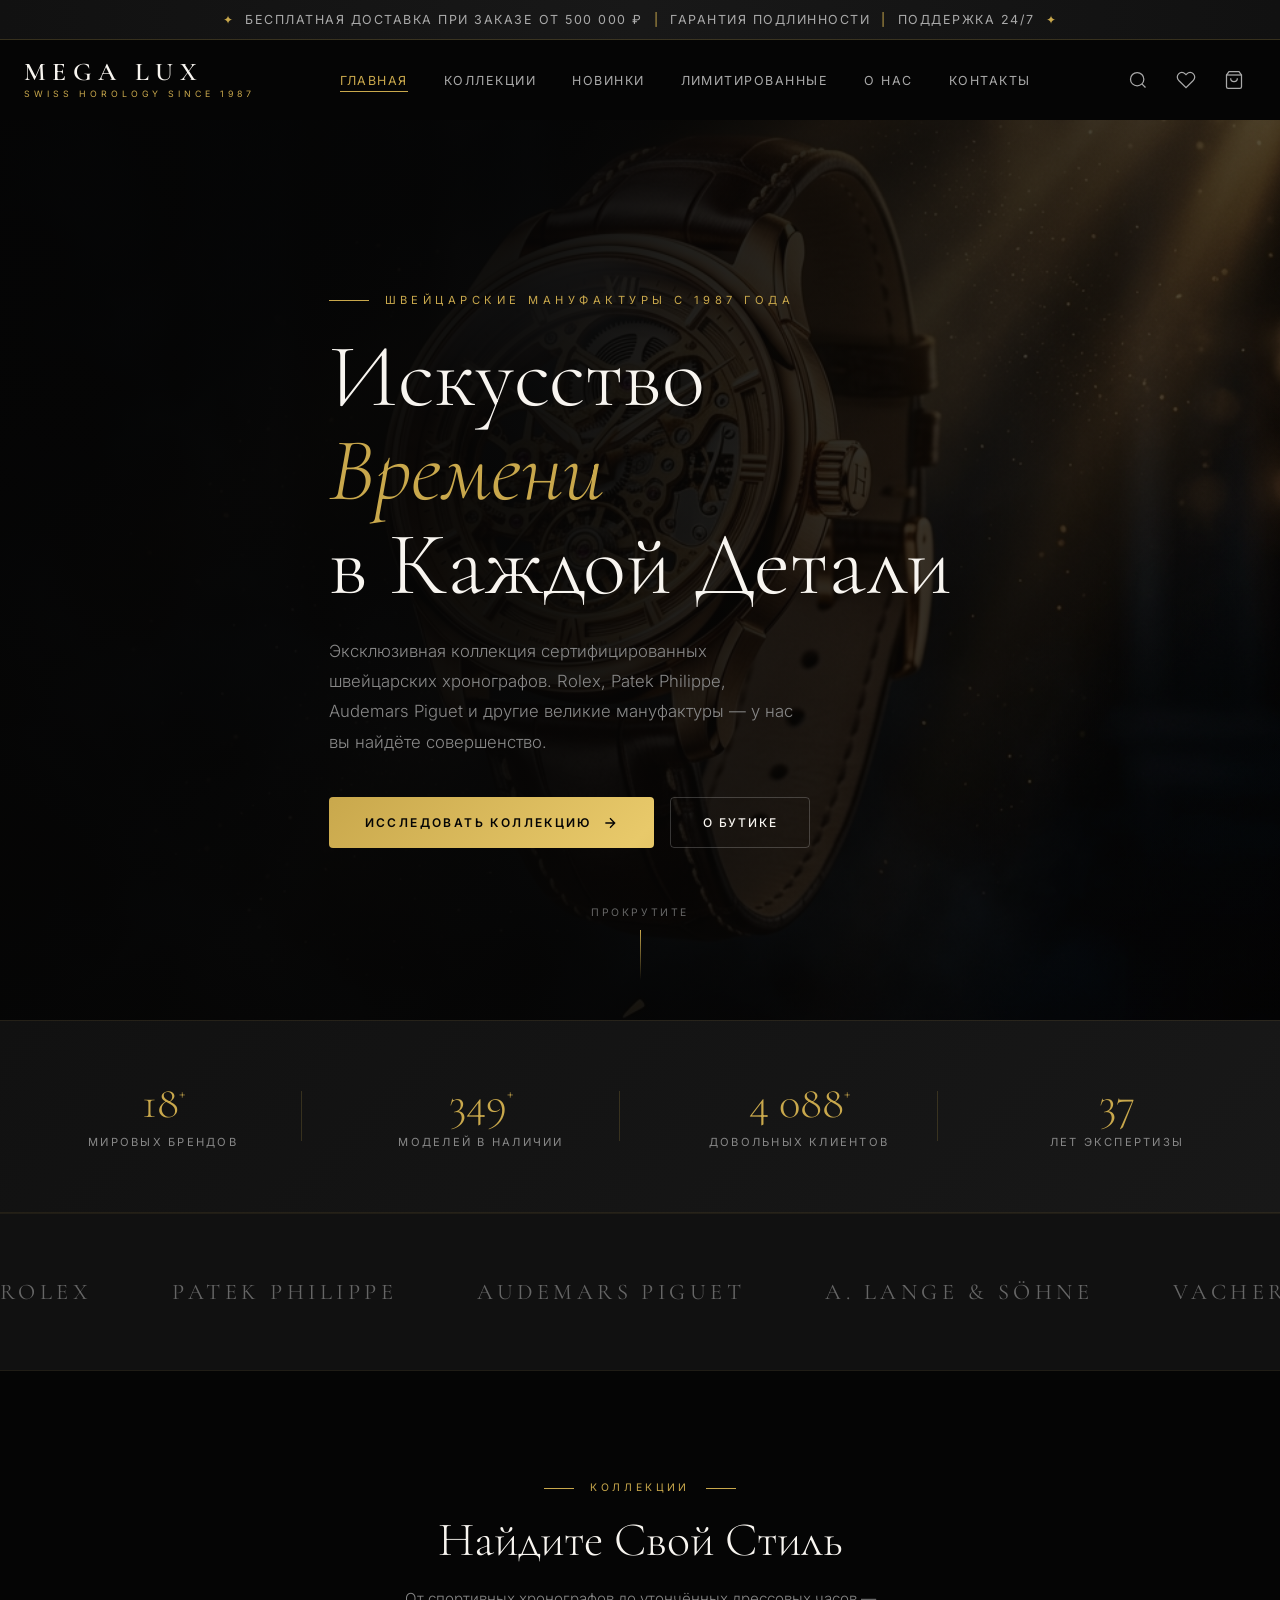
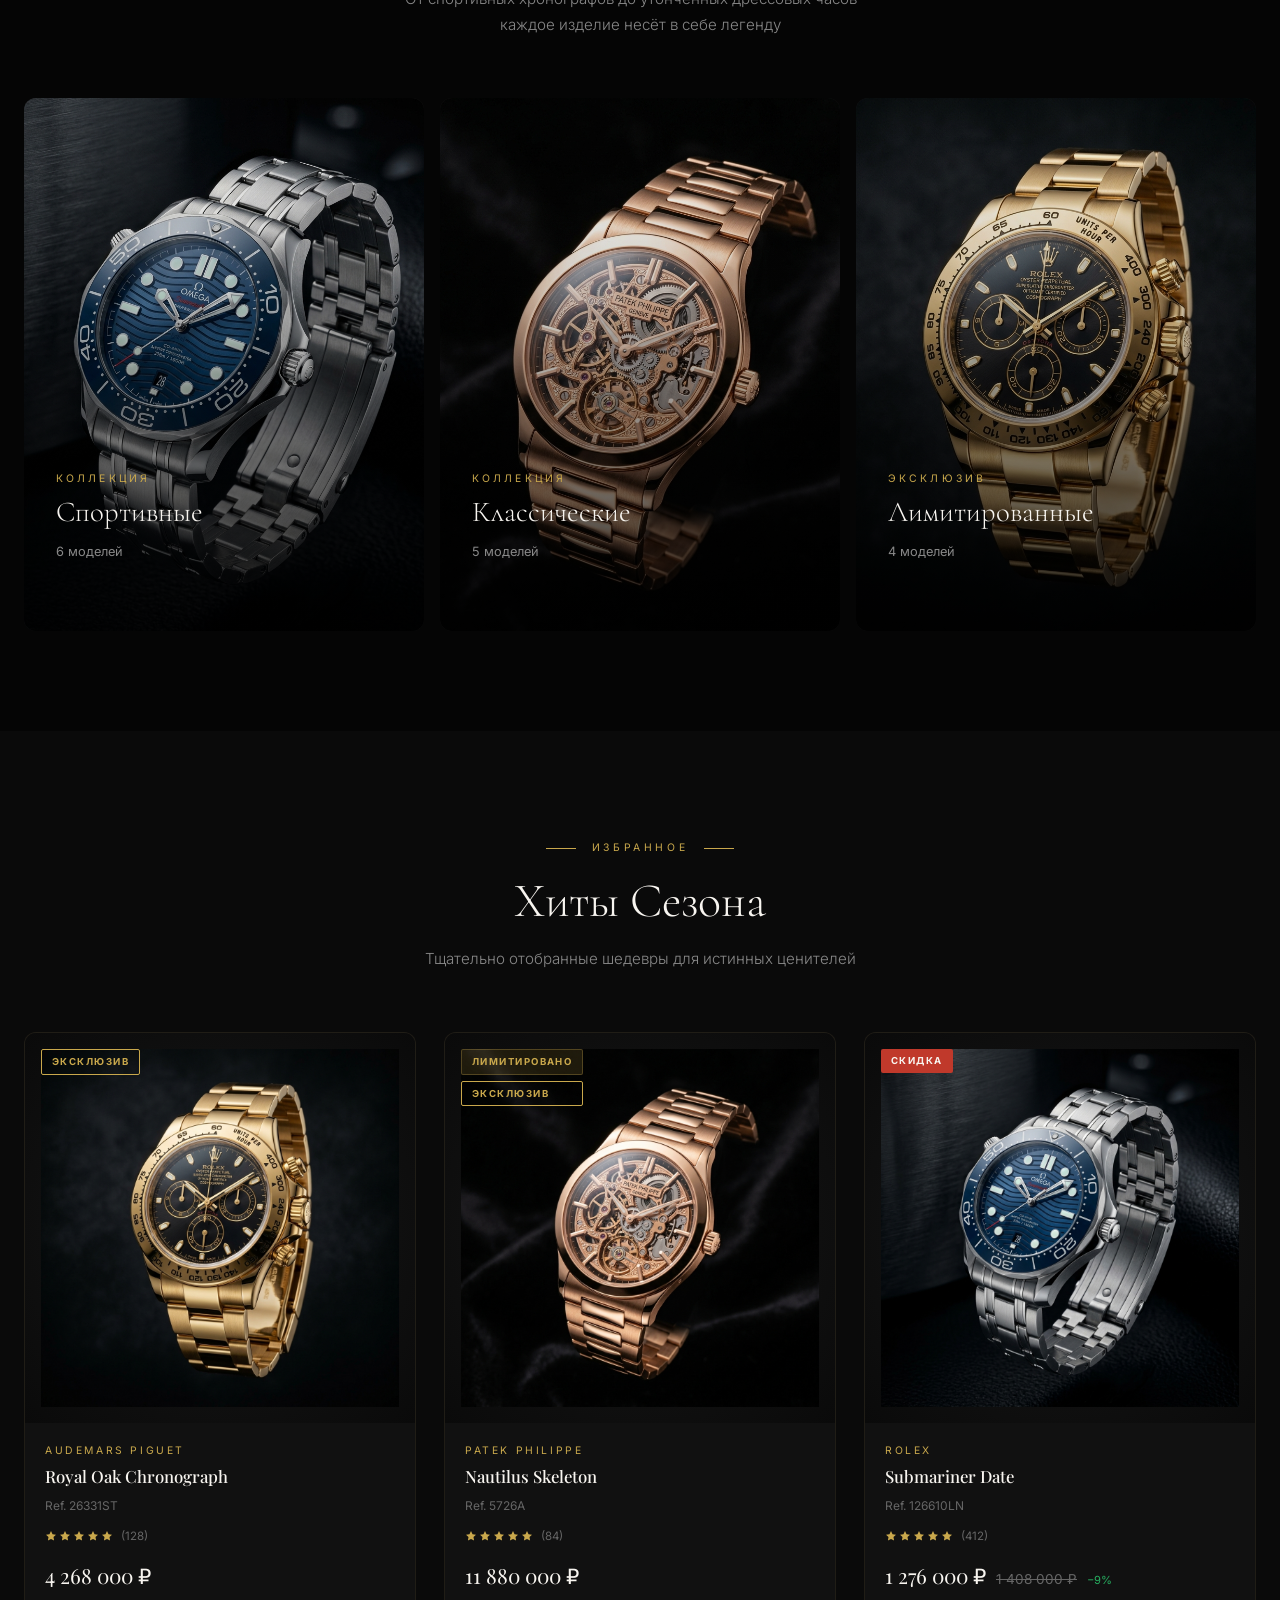
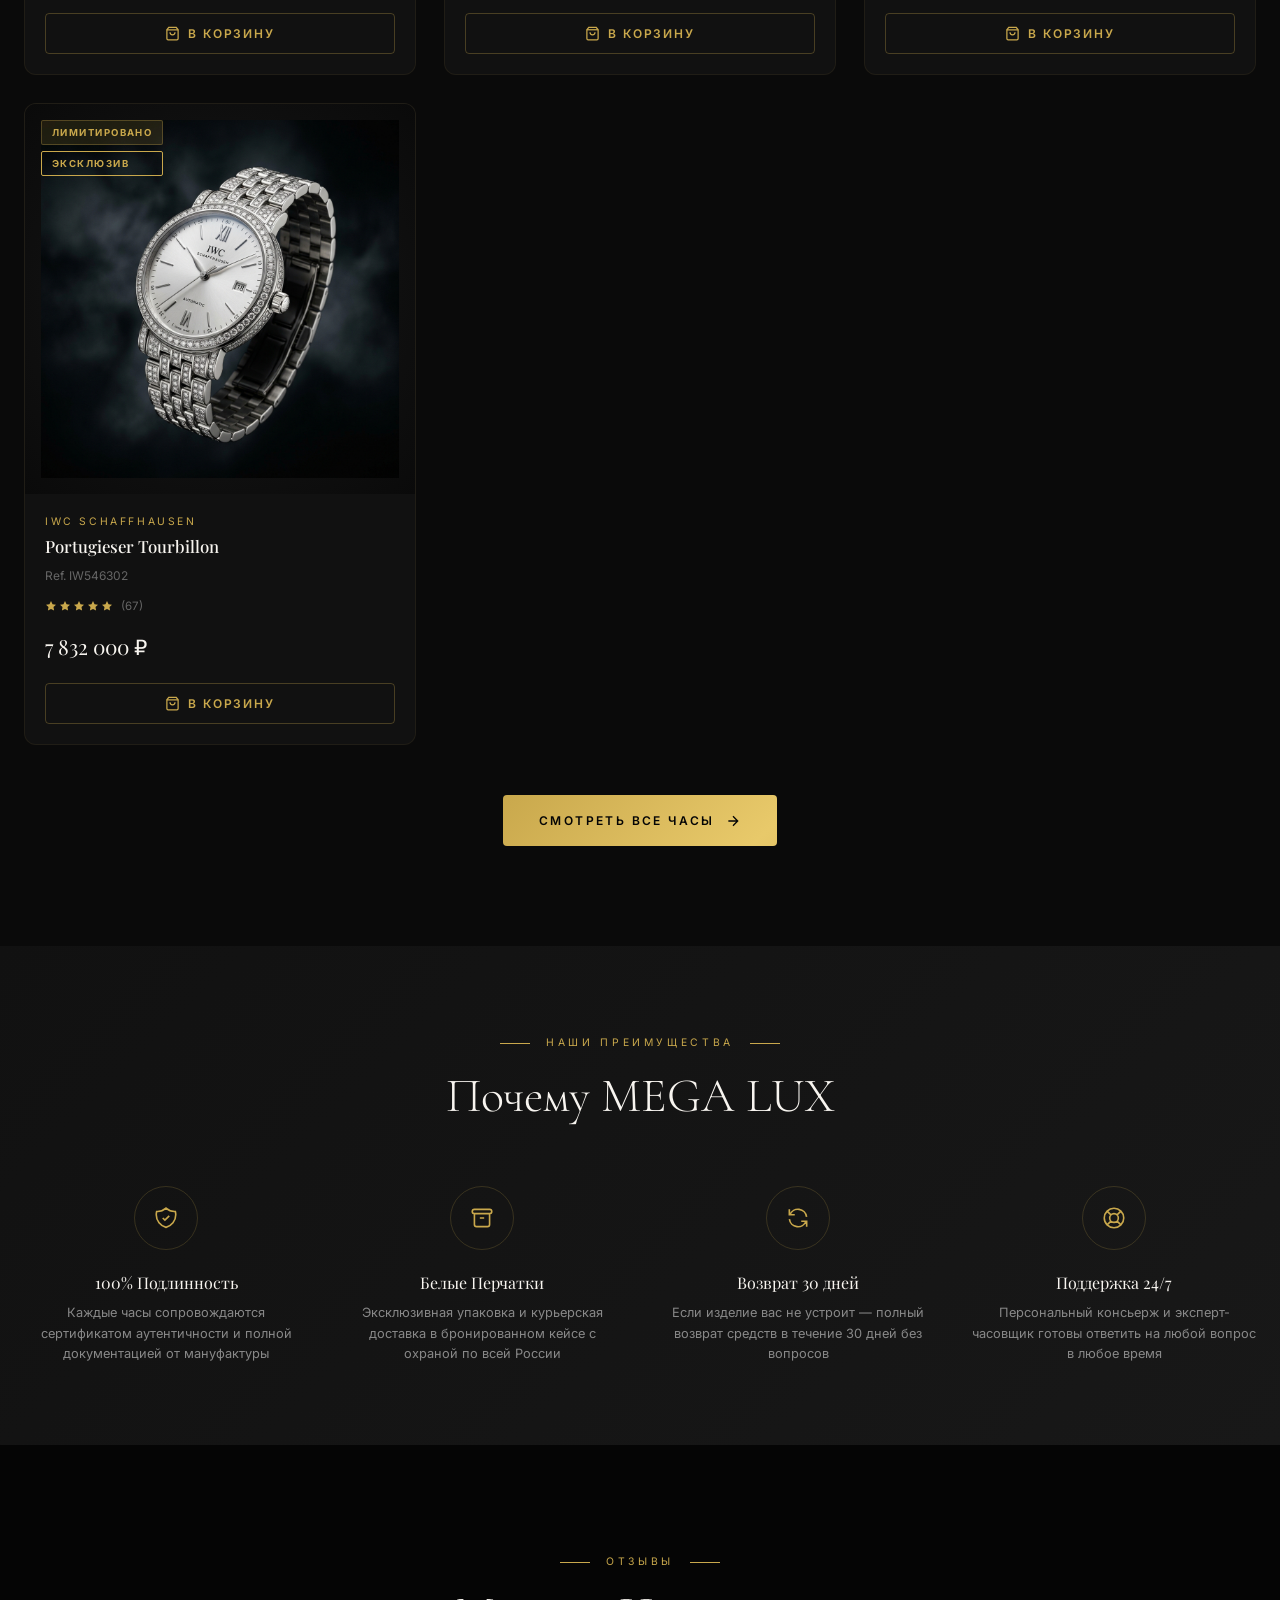
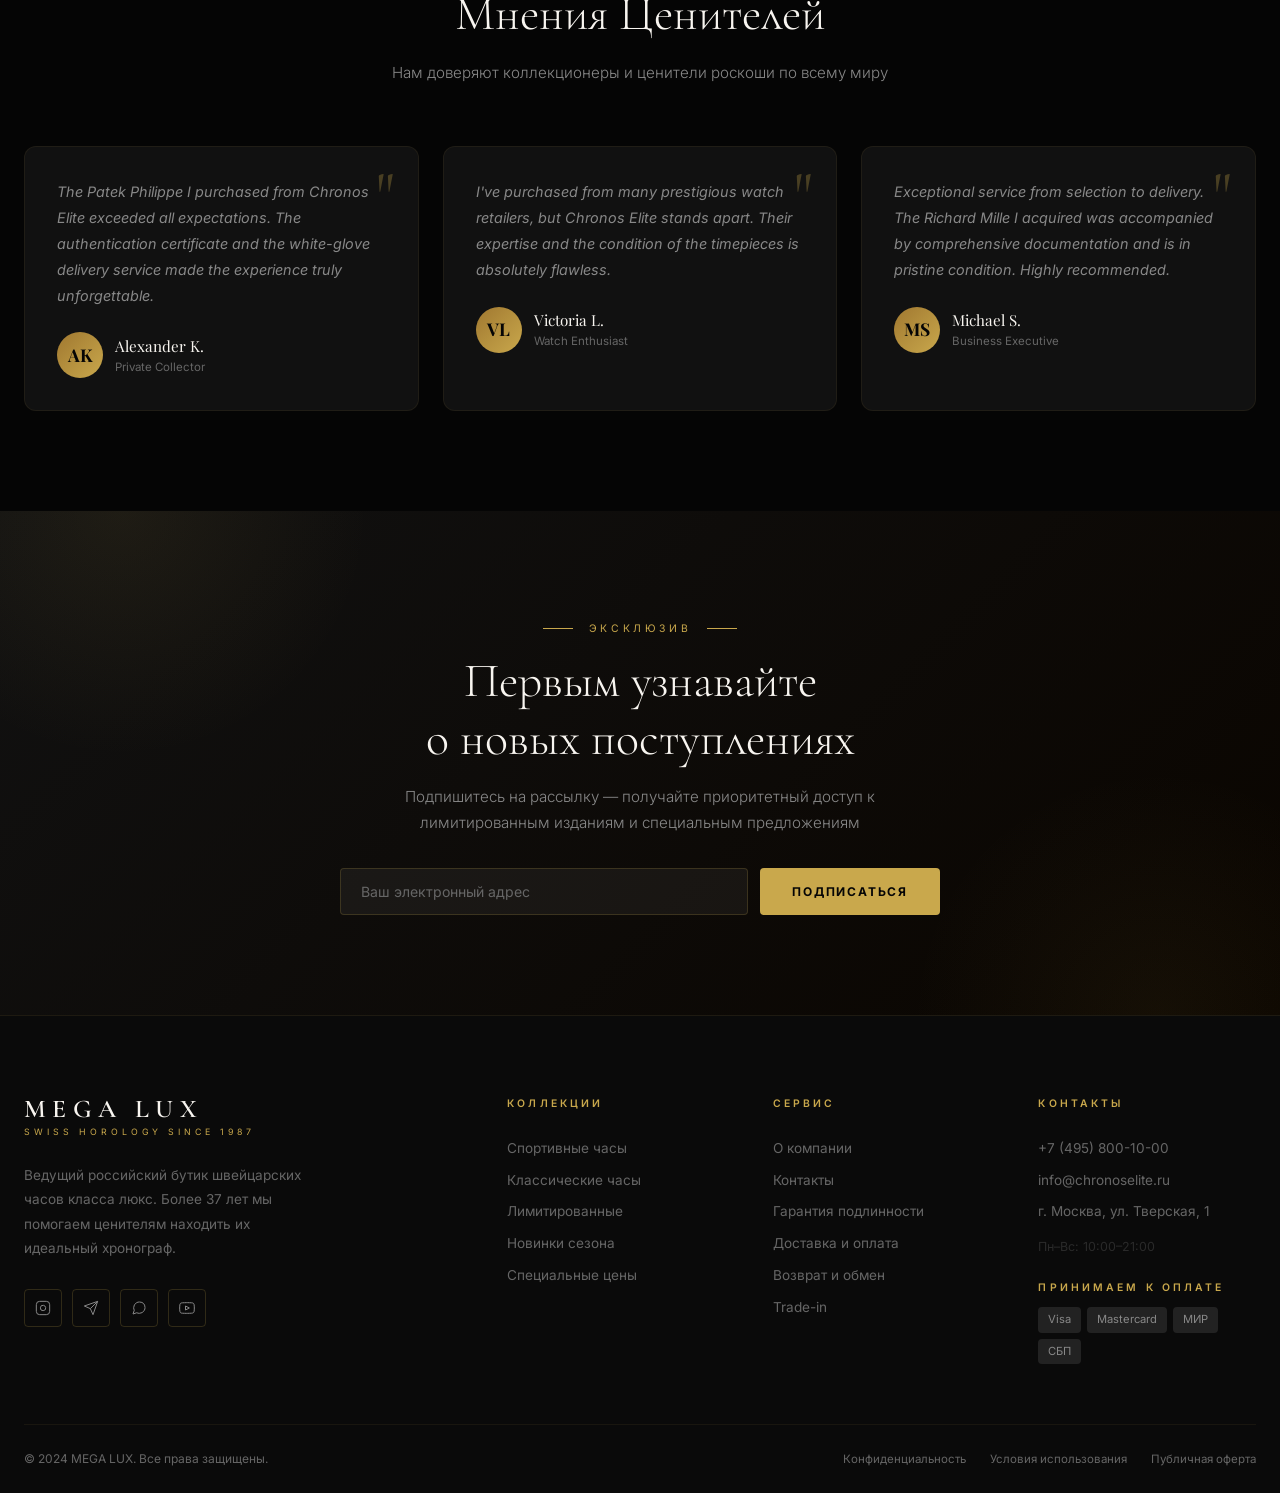
<file: index.html>
<!DOCTYPE html>
<html lang="ru">
<head>
  <meta charset="UTF-8"/>
  <meta name="viewport" content="width=device-width, initial-scale=1.0"/>
  <title>MEGA LUX — Премиальные Швейцарские Часы</title>
  <meta name="description" content="MEGA LUX — эксклюзивный бутик швейцарских часов класса люкс. Rolex, Patek Philippe, Audemars Piguet, Richard Mille. Гарантия подлинности."/>
  <link rel="preconnect" href="https://fonts.googleapis.com"/>
  <link rel="preconnect" href="https://fonts.gstatic.com" crossorigin/>
  <link href="https://fonts.googleapis.com/css2?family=Playfair+Display:ital,wght@0,400;0,500;0,600;0,700;1,400&family=Inter:wght@300;400;500;600&family=Cormorant+Garamond:ital,wght@0,300;0,400;0,600;1,300;1,400&display=swap" rel="stylesheet"/>
  <link rel="stylesheet" href="css/style.css"/>
  <script src="js/data.js"></script>
  <script src="js/app.js"></script>
  <script src="js/shell.js"></script>
</head>
<body>

<!-- ===== HERO ===== -->
<section class="hero">
  <div class="hero-bg"></div>
  <div class="hero-bg-img"></div>
  <div class="hero-overlay"></div>
  <div class="hero-particles" id="heroParticles"></div>
  <div class="hero-content">
    <p class="hero-eyebrow">Швейцарские мануфактуры с 1987 года</p>
    <h1 class="hero-title">Искусство<br><em>Времени</em><br>в Каждой Детали</h1>
    <p class="hero-subtitle">Эксклюзивная коллекция сертифицированных швейцарских хронографов. Rolex, Patek Philippe, Audemars Piguet и другие великие мануфактуры — у нас вы найдёте совершенство.</p>
    <div class="hero-actions">
      <a href="catalog.html" class="btn-primary">
        Исследовать коллекцию
        <svg xmlns="http://www.w3.org/2000/svg" fill="none" viewBox="0 0 24 24" stroke="currentColor" stroke-width="2"><path d="M5 12h14M12 5l7 7-7 7"/></svg>
      </a>
      <a href="about.html" class="btn-secondary">О бутике</a>
    </div>
  </div>
  <div class="hero-scroll" id="heroScroll">
    <span>Прокрутите</span>
    <div class="hero-scroll-line"></div>
  </div>
</section>

<!-- ===== STATS ===== -->
<section class="stats-section" id="statsSection">
  <div class="container">
    <div class="stats-grid">
      <div class="stat-item reveal">
        <div class="stat-number"><span id="statBrands">0</span><sup>+</sup></div>
        <div class="stat-label">Мировых брендов</div>
      </div>
      <div class="stat-item reveal reveal-delay-1">
        <div class="stat-number"><span id="statModels">0</span><sup>+</sup></div>
        <div class="stat-label">Моделей в наличии</div>
      </div>
      <div class="stat-item reveal reveal-delay-2">
        <div class="stat-number"><span id="statClients">0</span><sup>+</sup></div>
        <div class="stat-label">Довольных клиентов</div>
      </div>
      <div class="stat-item reveal reveal-delay-3">
        <div class="stat-number"><span id="statYears">0</span></div>
        <div class="stat-label">Лет экспертизы</div>
      </div>
    </div>
  </div>
</section>

<!-- ===== BRANDS MARQUEE ===== -->
<section class="brands-section">
  <div class="brands-track" id="brandsTrack"></div>
</section>

<!-- ===== CATEGORIES ===== -->
<section class="categories-section">
  <div class="container">
    <div class="section-header reveal">
      <div class="section-eyebrow">Коллекции</div>
      <h2 class="section-title">Найдите Свой Стиль</h2>
      <p class="section-subtitle">От спортивных хронографов до утончённых дрессовых часов — каждое изделие несёт в себе легенду</p>
    </div>
    <div class="categories-grid" id="categoriesGrid"></div>
  </div>
</section>

<!-- ===== FEATURED PRODUCTS ===== -->
<section class="products-section">
  <div class="container">
    <div class="section-header reveal">
      <div class="section-eyebrow">Избранное</div>
      <h2 class="section-title">Хиты Сезона</h2>
      <p class="section-subtitle">Тщательно отобранные шедевры для истинных ценителей</p>
    </div>
    <div class="products-grid" id="featuredGrid"></div>
    <div class="load-more-wrap" style="margin-top:50px;">
      <a href="catalog.html" class="btn-primary">
        Смотреть все часы
        <svg xmlns="http://www.w3.org/2000/svg" fill="none" viewBox="0 0 24 24" stroke="currentColor" stroke-width="2"><path d="M5 12h14M12 5l7 7-7 7"/></svg>
      </a>
    </div>
  </div>
</section>

<!-- ===== FEATURES ===== -->
<section class="features-section">
  <div class="container">
    <div class="section-header reveal">
      <div class="section-eyebrow">Наши преимущества</div>
      <h2 class="section-title">Почему MEGA LUX</h2>
    </div>
    <div class="features-grid">
      <div class="feature-item reveal">
        <div class="feature-icon"><svg xmlns="http://www.w3.org/2000/svg" fill="none" viewBox="0 0 24 24" stroke="currentColor" stroke-width="1.5"><path d="M9 12l2 2 4-4m5.618-4.016A11.955 11.955 0 0112 2.944a11.955 11.955 0 01-8.618 3.04A12.02 12.02 0 003 9c0 5.591 3.824 10.29 9 11.622 5.176-1.332 9-6.03 9-11.622 0-1.042-.133-2.052-.382-3.016z"/></svg></div>
        <div class="feature-title">100% Подлинность</div>
        <div class="feature-desc">Каждые часы сопровождаются сертификатом аутентичности и полной документацией от мануфактуры</div>
      </div>
      <div class="feature-item reveal reveal-delay-1">
        <div class="feature-icon"><svg xmlns="http://www.w3.org/2000/svg" fill="none" viewBox="0 0 24 24" stroke="currentColor" stroke-width="1.5"><path d="M5 8h14M5 8a2 2 0 110-4h14a2 2 0 110 4M5 8v10a2 2 0 002 2h10a2 2 0 002-2V8m-9 4h4"/></svg></div>
        <div class="feature-title">Белые Перчатки</div>
        <div class="feature-desc">Эксклюзивная упаковка и курьерская доставка в бронированном кейсе с охраной по всей России</div>
      </div>
      <div class="feature-item reveal reveal-delay-2">
        <div class="feature-icon"><svg xmlns="http://www.w3.org/2000/svg" fill="none" viewBox="0 0 24 24" stroke="currentColor" stroke-width="1.5"><path d="M4 4v5h.582m15.356 2A8.001 8.001 0 004.582 9m0 0H9m11 11v-5h-.581m0 0a8.003 8.003 0 01-15.357-2m15.357 2H15"/></svg></div>
        <div class="feature-title">Возврат 30 дней</div>
        <div class="feature-desc">Если изделие вас не устроит — полный возврат средств в течение 30 дней без вопросов</div>
      </div>
      <div class="feature-item reveal reveal-delay-3">
        <div class="feature-icon"><svg xmlns="http://www.w3.org/2000/svg" fill="none" viewBox="0 0 24 24" stroke="currentColor" stroke-width="1.5"><path d="M18.364 5.636l-3.536 3.536m0 5.656l3.536 3.536M9.172 9.172L5.636 5.636m3.536 9.192l-3.536 3.536M21 12a9 9 0 11-18 0 9 9 0 0118 0zm-5 0a4 4 0 11-8 0 4 4 0 018 0z"/></svg></div>
        <div class="feature-title">Поддержка 24/7</div>
        <div class="feature-desc">Персональный консьерж и эксперт-часовщик готовы ответить на любой вопрос в любое время</div>
      </div>
    </div>
  </div>
</section>

<!-- ===== TESTIMONIALS ===== -->
<section class="testimonials-section">
  <div class="container">
    <div class="section-header reveal">
      <div class="section-eyebrow">Отзывы</div>
      <h2 class="section-title">Мнения Ценителей</h2>
      <p class="section-subtitle">Нам доверяют коллекционеры и ценители роскоши по всему миру</p>
    </div>
    <div class="testimonials-grid" id="testimonialsGrid"></div>
  </div>
</section>

<!-- ===== NEWSLETTER ===== -->
<section class="newsletter-section">
  <div class="container">
    <div class="newsletter-inner reveal">
      <div class="section-eyebrow">Эксклюзив</div>
      <h2 class="section-title">Первым узнавайте<br>о новых поступлениях</h2>
      <p class="section-subtitle" style="color:var(--gray-3);font-weight:300;">Подпишитесь на рассылку — получайте приоритетный доступ к лимитированным изданиям и специальным предложениям</p>
      <div class="newsletter-form">
        <input type="email" id="newsletterEmail" class="newsletter-input" placeholder="Ваш электронный адрес" autocomplete="email"/>
        <button class="btn-newsletter" onclick="subscribeNewsletter()">Подписаться</button>
      </div>
    </div>
  </div>
</section>

<script>
document.addEventListener('DOMContentLoaded', () => {
  // Particles
  const container = document.getElementById('heroParticles');
  if (container) {
    for (let i = 0; i < 22; i++) {
      const p = document.createElement('div');
      p.className = 'particle';
      p.style.cssText = `left:${Math.random()*100}%;--dur:${6+Math.random()*10}s;--delay:${Math.random()*8}s;`;
      container.appendChild(p);
    }
  }

  // Brands marquee
  const track = document.getElementById('brandsTrack');
  if (track) {
    const brands = [...BRANDS, ...BRANDS];
    track.innerHTML = brands.map(b => `<span class="brand-logo" onclick="location.href='catalog.html?brand=${encodeURIComponent(b)}'">${b}</span>`).join('');
  }

  // Categories
  const catGrid = document.getElementById('categoriesGrid');
  if (catGrid) {
    const cats = [
      { id:'sport',   name:'Спортивные',     label:'Коллекция', count:6, img:'watch_2.png', filter:'?category=sport' },
      { id:'dress',   name:'Классические',   label:'Коллекция', count:5, img:'watch_3.png', filter:'?category=dress' },
      { id:'limited', name:'Лимитированные', label:'Эксклюзив', count:4, img:'watch_1.png', filter:'?badge=limited'  },
    ];
    catGrid.innerHTML = cats.map((cat, i) => `
      <a href="catalog.html${cat.filter}" class="category-card reveal reveal-delay-${i}" style="text-decoration:none;">
        <div class="category-card-inner">
          <div class="category-bg" style="background-image:url('${cat.img}');background-size:cover;background-position:center;"></div>
          <div class="category-overlay"></div>
          <div class="category-content">
            <div class="category-label">${cat.label}</div>
            <div class="category-name">${cat.name}</div>
            <div class="category-count">${cat.count} моделей</div>
            <div class="category-btn">
              Смотреть коллекцию
              <svg xmlns="http://www.w3.org/2000/svg" fill="none" viewBox="0 0 24 24" stroke="currentColor" stroke-width="2"><path d="M5 12h14M12 5l7 7-7 7"/></svg>
            </div>
          </div>
        </div>
      </a>`).join('');
    setTimeout(initReveal, 100);
  }

  // Featured products
  const featuredGrid = document.getElementById('featuredGrid');
  if (featuredGrid) {
    const featured = PRODUCTS.filter(p => p.featured);
    featuredGrid.innerHTML = featured.map((p, i) => createProductCard(p, `reveal reveal-delay-${i % 4}`)).join('');
    setTimeout(initReveal, 150);
  }

  // Testimonials
  const tGrid = document.getElementById('testimonialsGrid');
  if (tGrid) {
    tGrid.innerHTML = TESTIMONIALS.map((t, i) => `
      <div class="testimonial-card reveal reveal-delay-${i}">
        <div class="testimonial-quote">"</div>
        <p class="testimonial-text">${t.text}</p>
        <div class="testimonial-author">
          <div class="testimonial-avatar">${t.initials}</div>
          <div><div class="testimonial-name">${t.name}</div><div class="testimonial-role">${t.role}</div></div>
        </div>
      </div>`).join('');
    setTimeout(initReveal, 200);
  }

  // Hero scroll button
  document.getElementById('heroScroll')?.addEventListener('click', () => {
    document.getElementById('statsSection')?.scrollIntoView({ behavior: 'smooth' });
  });

  // Stats animation — triggered when stats section enters viewport
  const statsObs = new IntersectionObserver((entries) => {
    entries.forEach(e => {
      if (e.isIntersecting) {
        animateCounter('statBrands', 0, 18, 1200);
        animateCounter('statModels', 0, 350, 1500);
        animateCounter('statClients', 0, 4200, 1800);
        animateCounter('statYears', 0, 37, 1000);
        statsObs.disconnect();
      }
    });
  }, { threshold: 0.3 });
  const statsEl = document.getElementById('statsSection');
  if (statsEl) statsObs.observe(statsEl);

  // Announcement bar hides on scroll
  window.addEventListener('scroll', () => {
    const bar = document.getElementById('announcementBar');
    if (bar) bar.classList.toggle('hidden-bar', window.scrollY > 60);
  }, { passive: true });
});
</script>
</body>
</html>
</file>
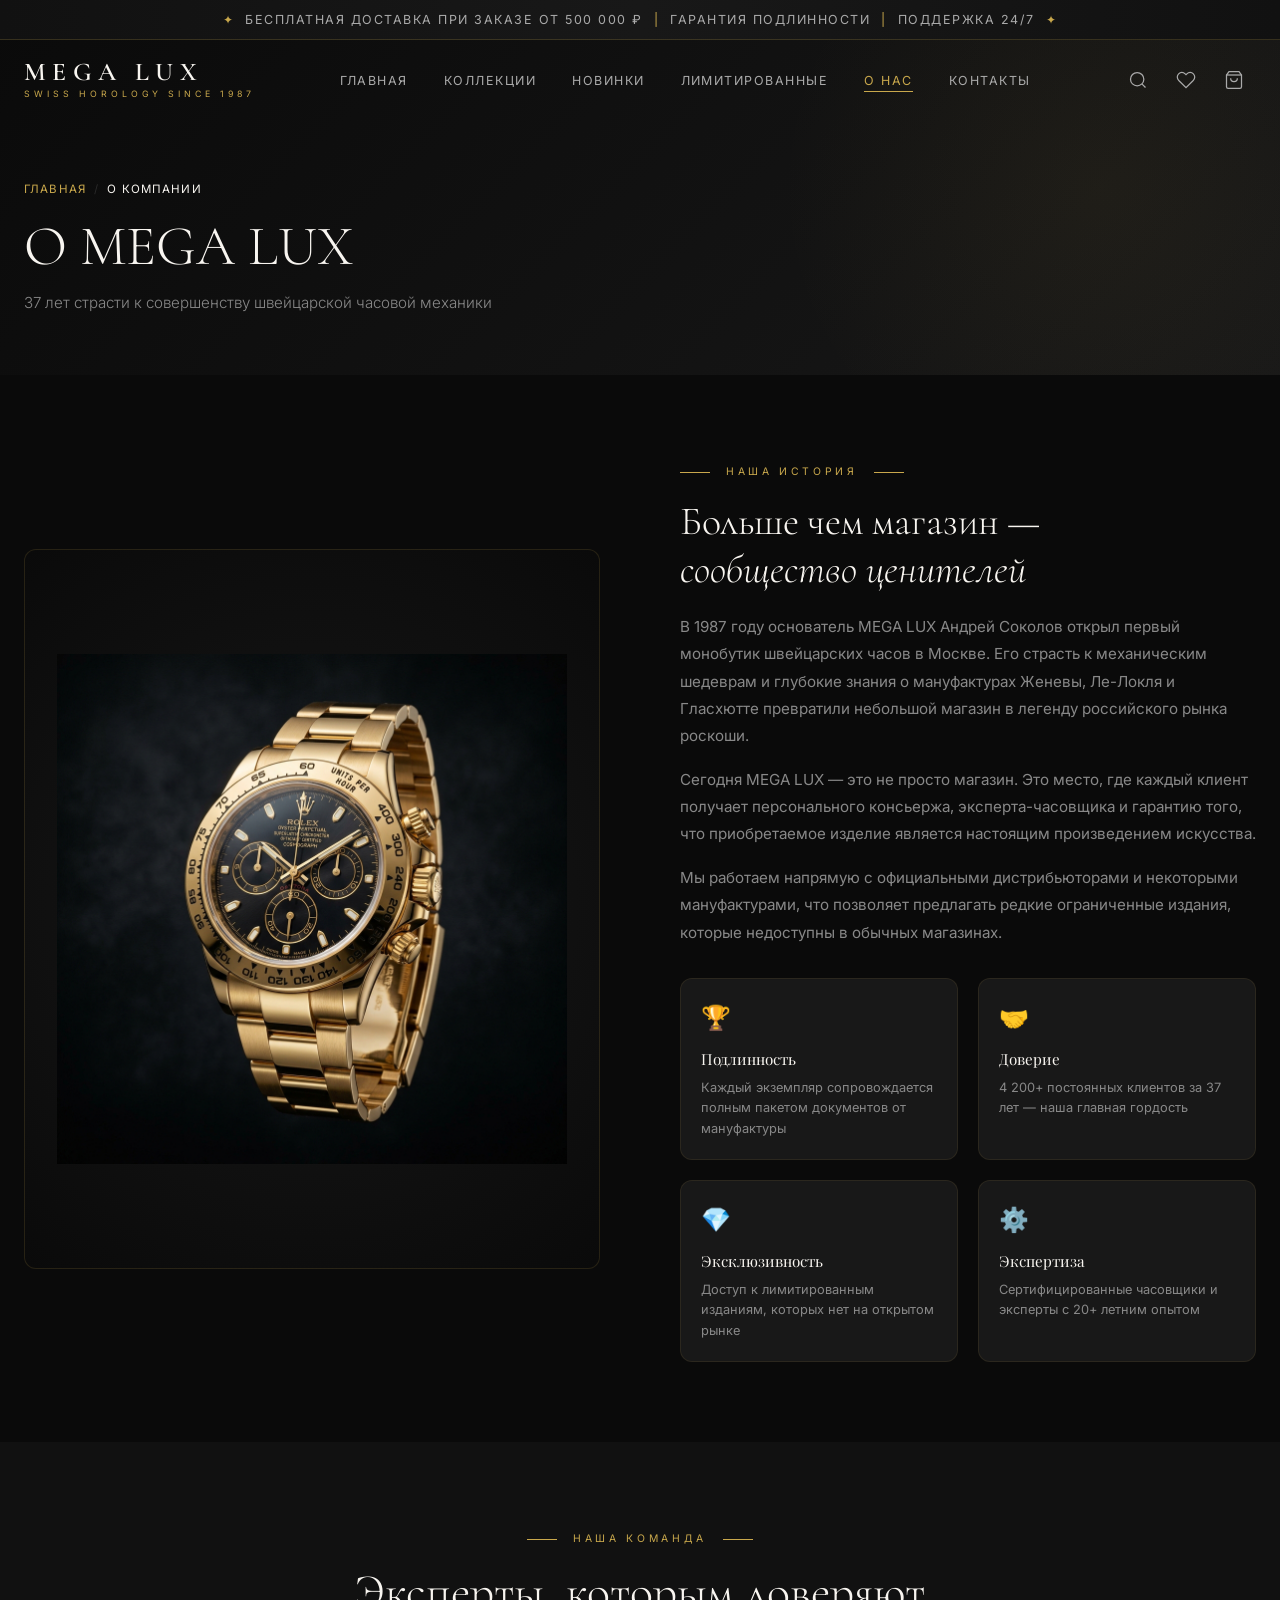
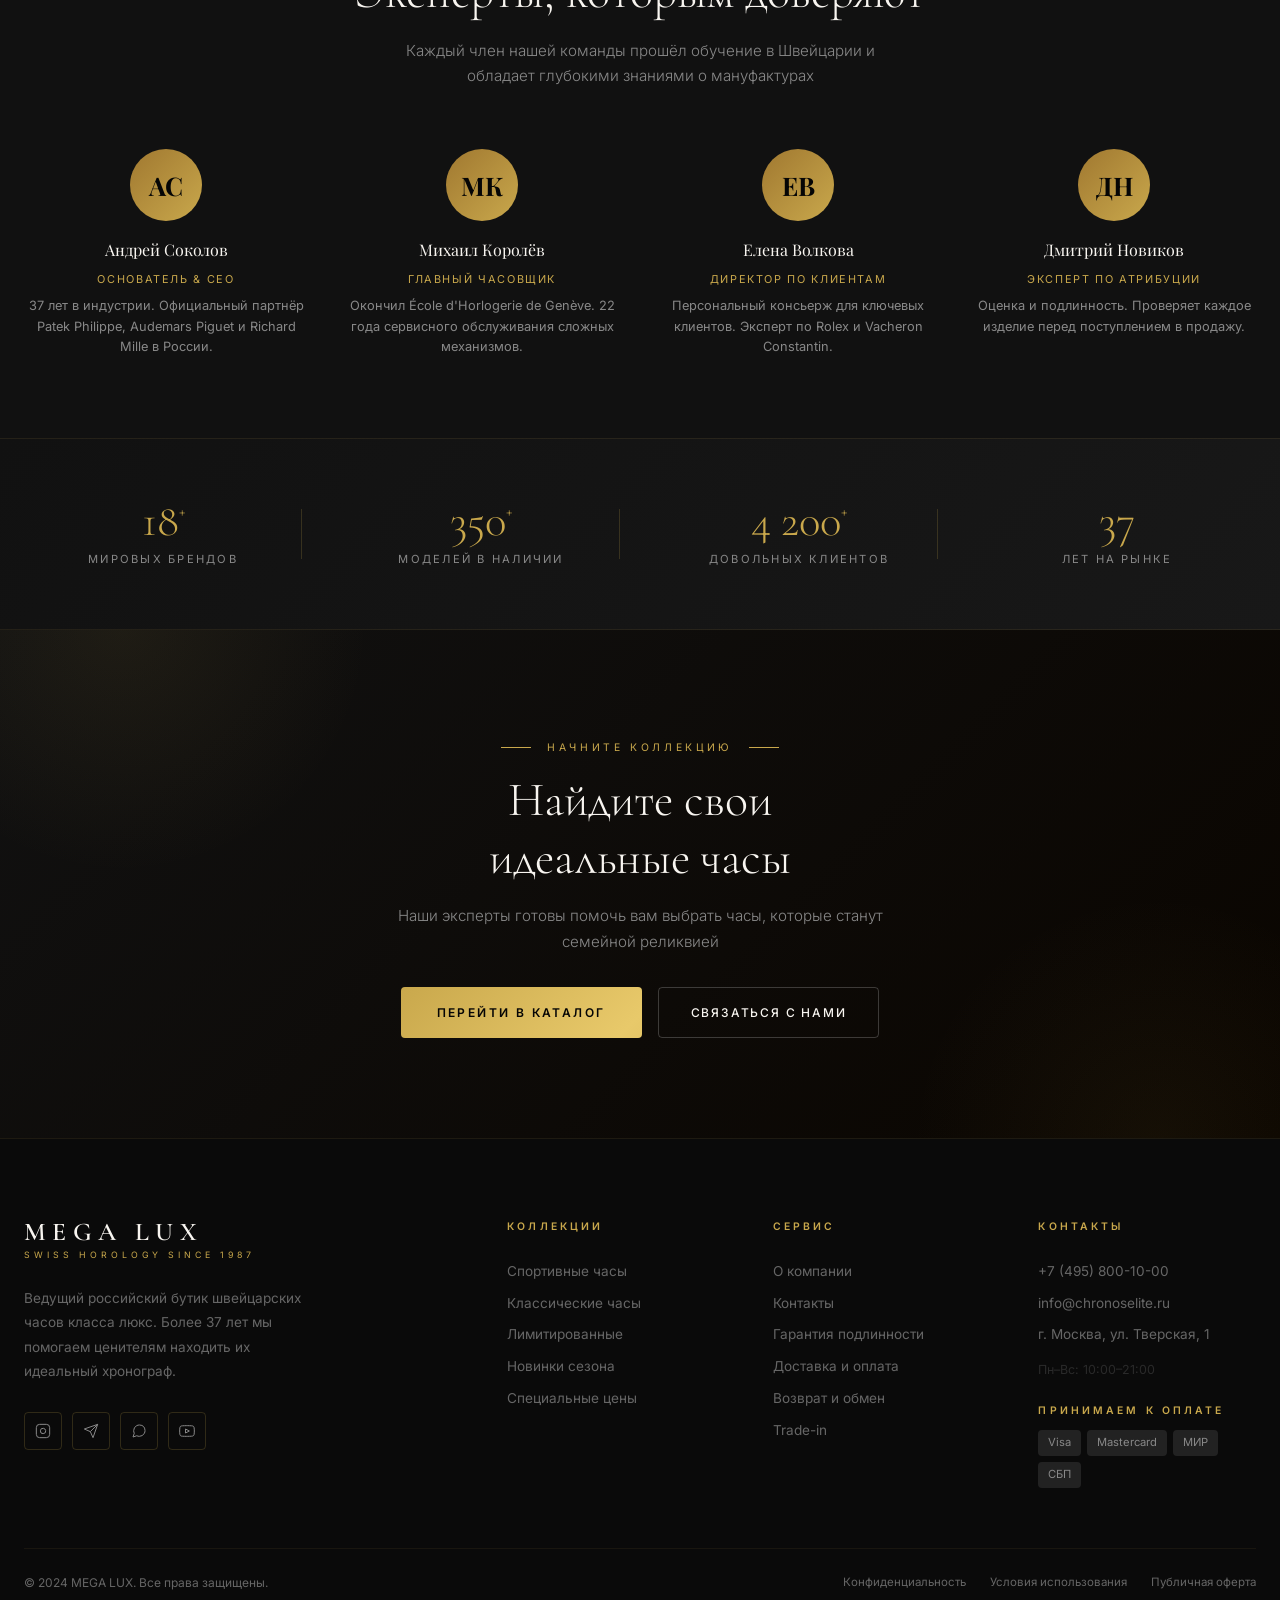
<file: about.html>
<!DOCTYPE html>
<html lang="ru">
<head>
  <meta charset="UTF-8"/>
  <meta name="viewport" content="width=device-width, initial-scale=1.0"/>
  <title>О компании — MEGA LUX</title>
  <meta name="description" content="История и ценности MEGA LUX — эксклюзивного бутика швейцарских часов класса люкс. 37 лет экспертизы."/>
  <link rel="preconnect" href="https://fonts.googleapis.com"/>
  <link rel="preconnect" href="https://fonts.gstatic.com" crossorigin/>
  <link href="https://fonts.googleapis.com/css2?family=Playfair+Display:ital,wght@0,400;0,500;0,600;0,700;1,400&family=Inter:wght@300;400;500;600&family=Cormorant+Garamond:ital,wght@0,300;0,400;0,600;1,300;1,400&display=swap" rel="stylesheet"/>
  <link rel="stylesheet" href="css/style.css"/>
  <script src="js/data.js"></script>
  <script src="js/app.js"></script>
  <script src="js/shell.js"></script>
</head>
<body>

<!-- PAGE HERO -->
<div class="page-hero">
  <div class="container page-hero-inner">
    <nav class="page-breadcrumb" aria-label="Хлебные крошки">
      <a href="index.html">Главная</a><span>/</span>
      <span style="color:var(--white);">О компании</span>
    </nav>
    <h1 class="page-title">О MEGA LUX</h1>
    <p class="page-subtitle">37 лет страсти к совершенству швейцарской часовой механики</p>
  </div>
</div>

<!-- ABOUT MAIN -->
<section class="about-section" style="background:var(--dark-1);">
  <div class="container">
    <div class="about-grid">
      <div class="about-image-wrap reveal">
        <img src="watch_1.png" alt="Хронограф MEGA LUX"
          onerror="this.style.display='none'"/>
      </div>
      <div class="about-text reveal reveal-delay-2">
        <div class="section-eyebrow" style="margin-bottom:16px;">Наша история</div>
        <h2>Больше чем магазин —<br><em>сообщество ценителей</em></h2>
        <p>В 1987 году основатель MEGA LUX Андрей Соколов открыл первый монобутик швейцарских часов в Москве. Его страсть к механическим шедеврам и глубокие знания о мануфактурах Женевы, Ле-Локля и Гласхютте превратили небольшой магазин в легенду российского рынка роскоши.</p>
        <p>Сегодня MEGA LUX — это не просто магазин. Это место, где каждый клиент получает персонального консьержа, эксперта-часовщика и гарантию того, что приобретаемое изделие является настоящим произведением искусства.</p>
        <p>Мы работаем напрямую с официальными дистрибьюторами и некоторыми мануфактурами, что позволяет предлагать редкие ограниченные издания, которые недоступны в обычных магазинах.</p>
        <div class="about-values">
          <div class="value-card reveal">
            <div class="value-icon">🏆</div>
            <div class="value-title">Подлинность</div>
            <div class="value-text">Каждый экземпляр сопровождается полным пакетом документов от мануфактуры</div>
          </div>
          <div class="value-card reveal reveal-delay-1">
            <div class="value-icon">🤝</div>
            <div class="value-title">Доверие</div>
            <div class="value-text">4 200+ постоянных клиентов за 37 лет — наша главная гордость</div>
          </div>
          <div class="value-card reveal reveal-delay-2">
            <div class="value-icon">💎</div>
            <div class="value-title">Эксклюзивность</div>
            <div class="value-text">Доступ к лимитированным изданиям, которых нет на открытом рынке</div>
          </div>
          <div class="value-card reveal reveal-delay-3">
            <div class="value-icon">⚙️</div>
            <div class="value-title">Экспертиза</div>
            <div class="value-text">Сертифицированные часовщики и эксперты с 20+ летним опытом</div>
          </div>
        </div>
      </div>
    </div>
  </div>
</section>

<!-- TEAM SECTION -->
<section class="features-section" style="background:var(--dark-2);">
  <div class="container">
    <div class="section-header reveal">
      <div class="section-eyebrow">Наша команда</div>
      <h2 class="section-title">Эксперты, которым доверяют</h2>
      <p class="section-subtitle">Каждый член нашей команды прошёл обучение в Швейцарии и обладает глубокими знаниями о мануфактурах</p>
    </div>
    <div class="features-grid">
      <div class="feature-item reveal">
        <div class="testimonial-avatar" style="width:72px;height:72px;font-size:1.6rem;margin:0 auto 16px;">АС</div>
        <div class="feature-title">Андрей Соколов</div>
        <div style="font-size:0.68rem;letter-spacing:0.15em;text-transform:uppercase;color:var(--gold);margin-bottom:8px;">Основатель & CEO</div>
        <div class="feature-desc">37 лет в индустрии. Официальный партнёр Patek Philippe, Audemars Piguet и Richard Mille в России.</div>
      </div>
      <div class="feature-item reveal reveal-delay-1">
        <div class="testimonial-avatar" style="width:72px;height:72px;font-size:1.6rem;margin:0 auto 16px;">МК</div>
        <div class="feature-title">Михаил Королёв</div>
        <div style="font-size:0.68rem;letter-spacing:0.15em;text-transform:uppercase;color:var(--gold);margin-bottom:8px;">Главный часовщик</div>
        <div class="feature-desc">Окончил École d'Horlogerie de Genève. 22 года сервисного обслуживания сложных механизмов.</div>
      </div>
      <div class="feature-item reveal reveal-delay-2">
        <div class="testimonial-avatar" style="width:72px;height:72px;font-size:1.6rem;margin:0 auto 16px;">ЕВ</div>
        <div class="feature-title">Елена Волкова</div>
        <div style="font-size:0.68rem;letter-spacing:0.15em;text-transform:uppercase;color:var(--gold);margin-bottom:8px;">Директор по клиентам</div>
        <div class="feature-desc">Персональный консьерж для ключевых клиентов. Эксперт по Rolex и Vacheron Constantin.</div>
      </div>
      <div class="feature-item reveal reveal-delay-3">
        <div class="testimonial-avatar" style="width:72px;height:72px;font-size:1.6rem;margin:0 auto 16px;">ДН</div>
        <div class="feature-title">Дмитрий Новиков</div>
        <div style="font-size:0.68rem;letter-spacing:0.15em;text-transform:uppercase;color:var(--gold);margin-bottom:8px;">Эксперт по атрибуции</div>
        <div class="feature-desc">Оценка и подлинность. Проверяет каждое изделие перед поступлением в продажу.</div>
      </div>
    </div>
  </div>
</section>

<!-- STATS -->
<section class="stats-section">
  <div class="container">
    <div class="stats-grid">
      <div class="stat-item reveal">
        <div class="stat-number">18<sup>+</sup></div>
        <div class="stat-label">Мировых брендов</div>
      </div>
      <div class="stat-item reveal reveal-delay-1">
        <div class="stat-number">350<sup>+</sup></div>
        <div class="stat-label">Моделей в наличии</div>
      </div>
      <div class="stat-item reveal reveal-delay-2">
        <div class="stat-number">4 200<sup>+</sup></div>
        <div class="stat-label">Довольных клиентов</div>
      </div>
      <div class="stat-item reveal reveal-delay-3">
        <div class="stat-number">37</div>
        <div class="stat-label">Лет на рынке</div>
      </div>
    </div>
  </div>
</section>

<!-- CTA -->
<section class="newsletter-section">
  <div class="container">
    <div class="newsletter-inner reveal" style="text-align:center;">
      <div class="section-eyebrow">Начните коллекцию</div>
      <h2 class="section-title">Найдите свои<br>идеальные часы</h2>
      <p class="section-subtitle" style="color:var(--gray-3);font-weight:300;margin-bottom:32px;">Наши эксперты готовы помочь вам выбрать часы, которые станут семейной реликвией</p>
      <div style="display:flex;gap:16px;justify-content:center;flex-wrap:wrap;">
        <a href="catalog.html" class="btn-primary">Перейти в каталог</a>
        <a href="contacts.html" class="btn-secondary">Связаться с нами</a>
      </div>
    </div>
  </div>
</section>

<script>
document.addEventListener('DOMContentLoaded', () => {
  window.addEventListener('scroll', () => {
    const bar = document.getElementById('announcementBar');
    if (bar) bar.classList.toggle('hidden-bar', window.scrollY > 40);
  }, { passive: true });
});
</script>
</body>
</html>
</file>
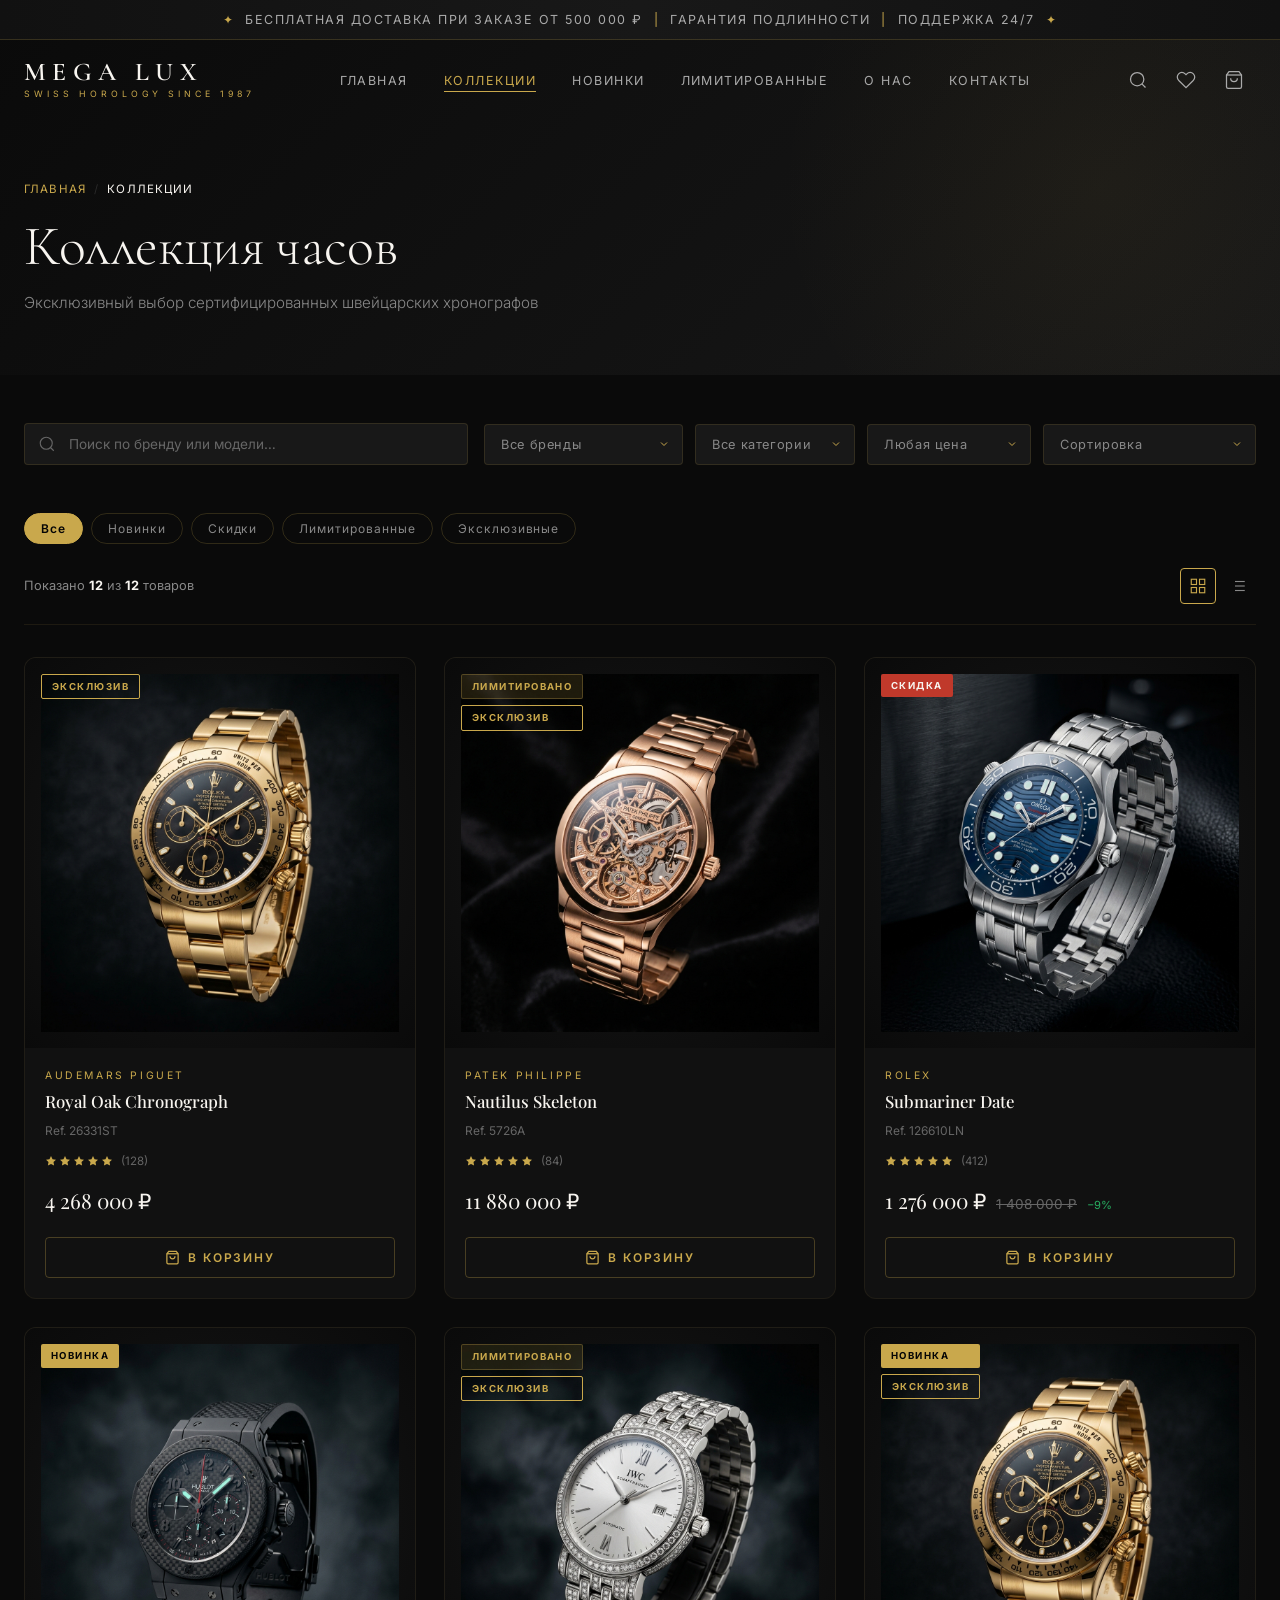
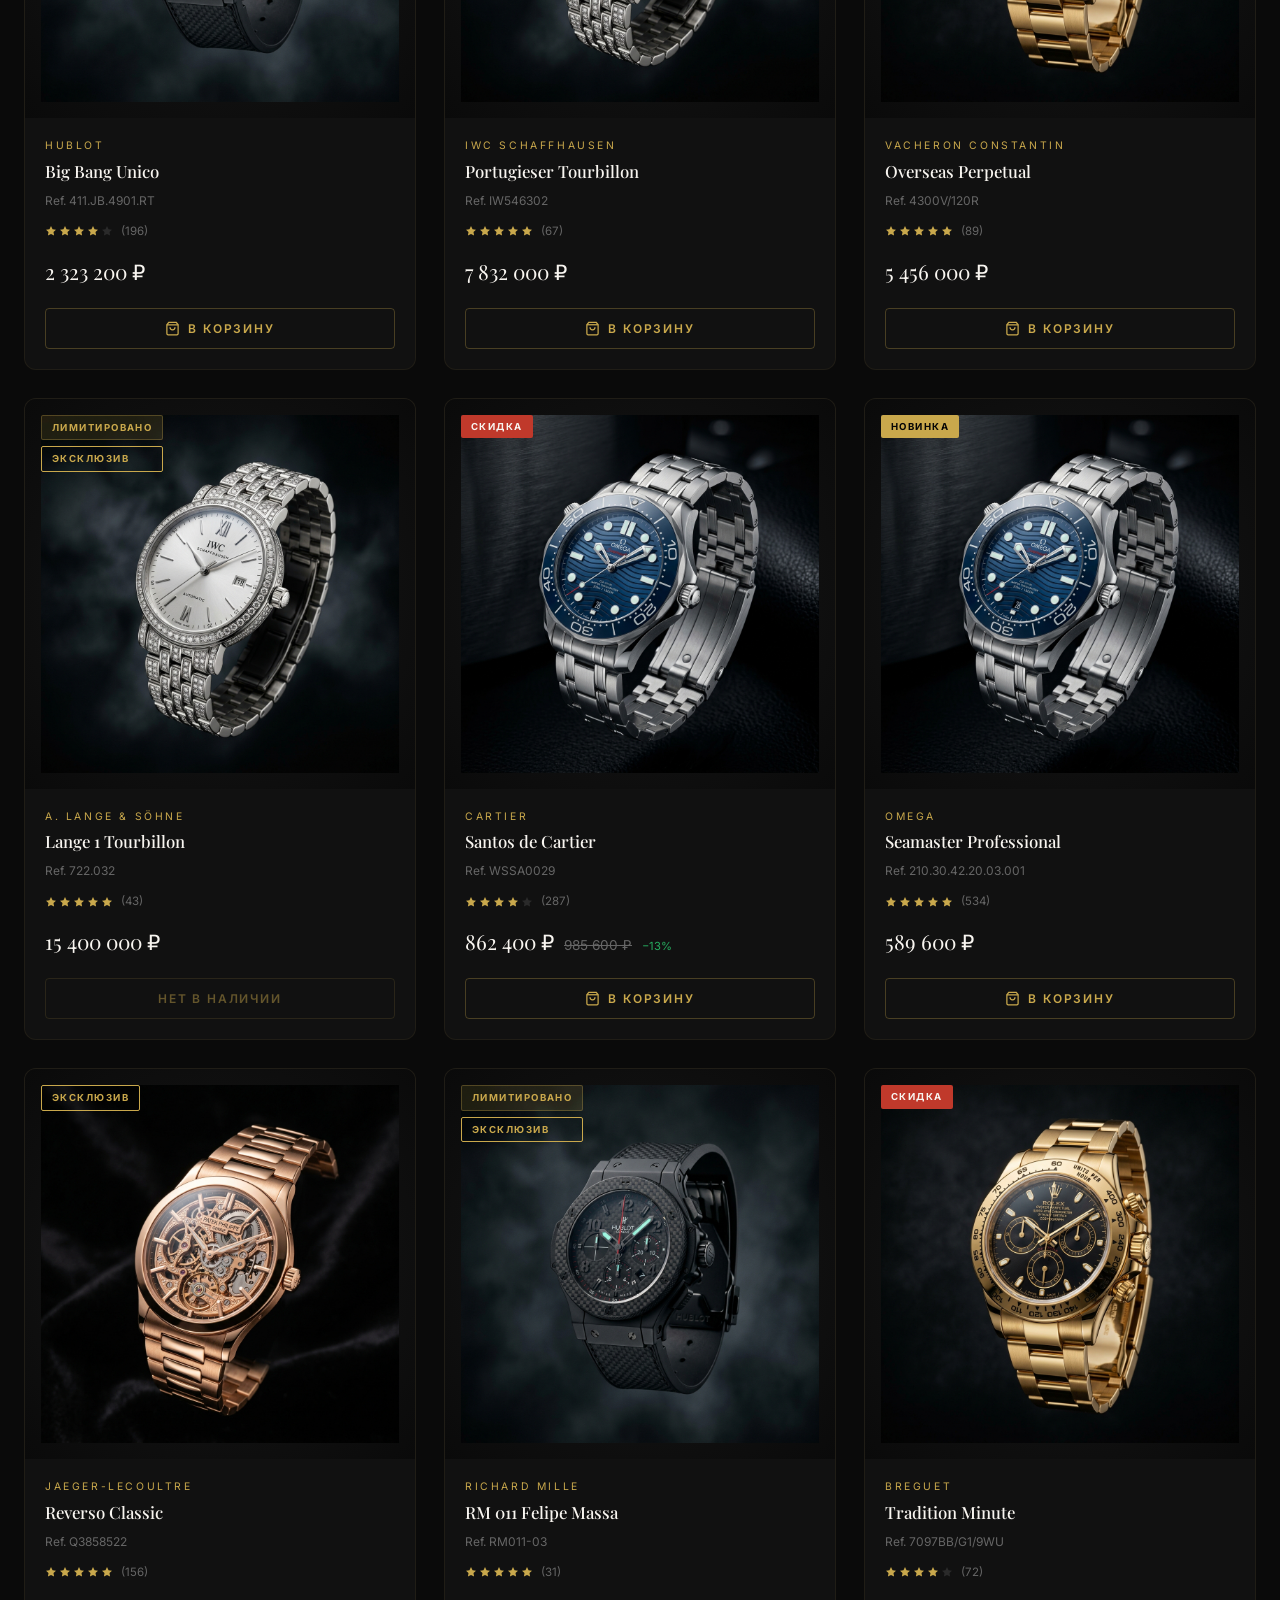
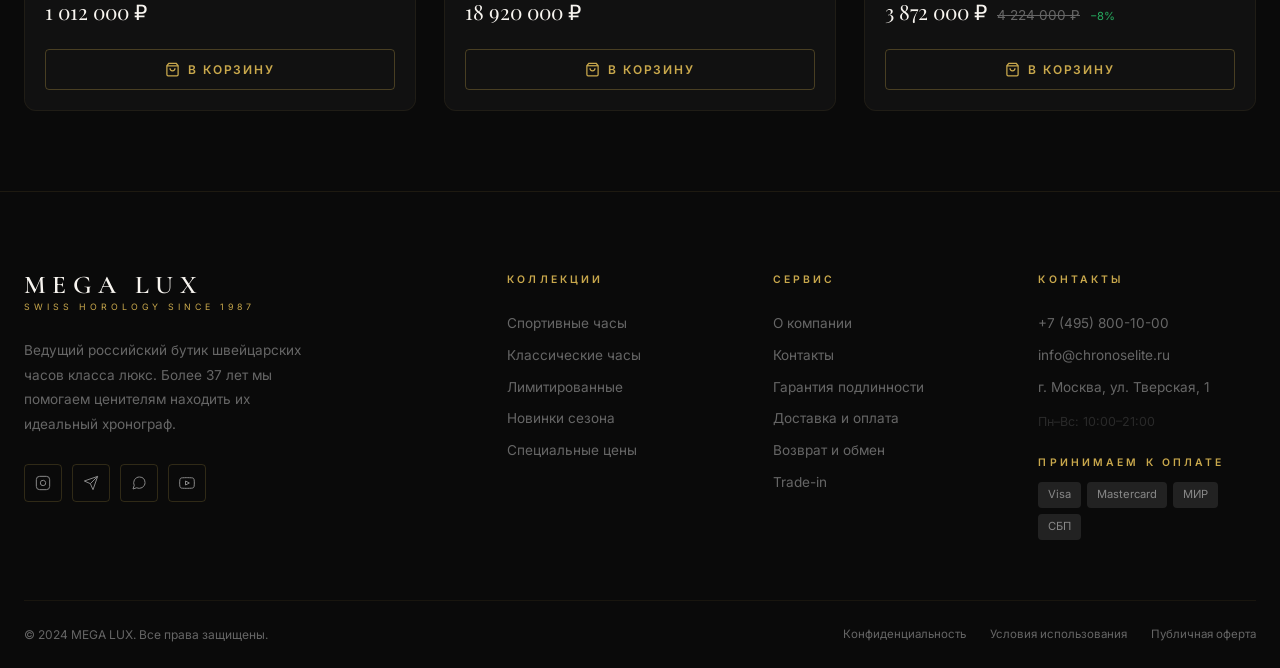
<file: catalog.html>
<!DOCTYPE html>
<html lang="ru">
<head>
  <meta charset="UTF-8"/>
  <meta name="viewport" content="width=device-width, initial-scale=1.0"/>
  <title>Каталог часов — MEGA LUX</title>
  <meta name="description" content="Весь каталог премиальных швейцарских часов: Rolex, Patek Philippe, Hublot, Omega. Фильтрация по бренду, цене, стилю."/>
  <link rel="preconnect" href="https://fonts.googleapis.com"/>
  <link rel="preconnect" href="https://fonts.gstatic.com" crossorigin/>
  <link href="https://fonts.googleapis.com/css2?family=Playfair+Display:ital,wght@0,400;0,500;0,600;0,700;1,400&family=Inter:wght@300;400;500;600&family=Cormorant+Garamond:ital,wght@0,300;0,400;0,600;1,300;1,400&display=swap" rel="stylesheet"/>
  <link rel="stylesheet" href="css/style.css"/>
  <script src="js/data.js"></script>
  <script src="js/app.js"></script>
  <script src="js/shell.js"></script>
</head>
<body>

<!-- PAGE HERO -->
<div class="page-hero">
  <div class="container page-hero-inner">
    <nav class="page-breadcrumb" aria-label="Хлебные крошки">
      <a href="index.html">Главная</a>
      <span>/</span>
      <span style="color:var(--white);">Коллекции</span>
    </nav>
    <h1 class="page-title">Коллекция часов</h1>
    <p class="page-subtitle">Эксклюзивный выбор сертифицированных швейцарских хронографов</p>
  </div>
</div>

<!-- CATALOG LAYOUT -->
<div class="catalog-layout">
  <div class="container">

    <!-- FILTER BAR -->
    <div class="filter-bar">
      <div class="filter-search">
        <svg xmlns="http://www.w3.org/2000/svg" fill="none" viewBox="0 0 24 24" stroke="currentColor" stroke-width="1.5"><circle cx="11" cy="11" r="8"/><path d="M21 21l-4.35-4.35"/></svg>
        <input type="search" id="searchInput" placeholder="Поиск по бренду или модели…" oninput="applyFilters()"/>
      </div>
      <div class="filter-controls">
        <select class="filter-select" id="brandFilter" onchange="applyFilters()">
          <option value="">Все бренды</option>
        </select>
        <select class="filter-select" id="categoryFilter" onchange="applyFilters()">
          <option value="">Все категории</option>
          <option value="sport">Спортивные</option>
          <option value="dress">Классические</option>
        </select>
        <select class="filter-select" id="priceFilter" onchange="applyFilters()">
          <option value="">Любая цена</option>
          <option value="0-2000000">до 2 000 000 ₽</option>
          <option value="2000000-6000000">2 — 6 млн ₽</option>
          <option value="6000000-999999999">от 6 млн ₽</option>
        </select>
        <select class="filter-select" id="sortFilter" onchange="applyFilters()">
          <option value="default">Сортировка</option>
          <option value="price-asc">Цена: по возрастанию</option>
          <option value="price-desc">Цена: по убыванию</option>
          <option value="rating">По рейтингу</option>
          <option value="name">По названию</option>
        </select>
      </div>
    </div>

    <!-- BADGE CHIPS -->
    <div class="filter-chips" id="filterChips" style="margin-bottom:24px;">
      <button class="filter-chip active" data-badge="" onclick="setBadgeFilter(this,'')">Все</button>
      <button class="filter-chip" data-badge="new"       onclick="setBadgeFilter(this,'new')">Новинки</button>
      <button class="filter-chip" data-badge="sale"      onclick="setBadgeFilter(this,'sale')">Скидки</button>
      <button class="filter-chip" data-badge="limited"   onclick="setBadgeFilter(this,'limited')">Лимитированные</button>
      <button class="filter-chip" data-badge="exclusive" onclick="setBadgeFilter(this,'exclusive')">Эксклюзивные</button>
    </div>

    <!-- SORT/VIEW BAR -->
    <div class="sort-view-bar">
      <div class="results-count" id="resultsCount">Загрузка…</div>
      <div class="view-controls">
        <button class="view-btn active" id="gridViewBtn" onclick="setView('grid')" aria-label="Сетка">
          <svg xmlns="http://www.w3.org/2000/svg" fill="none" viewBox="0 0 24 24" stroke="currentColor" stroke-width="1.5"><rect x="3" y="3" width="7" height="7"/><rect x="14" y="3" width="7" height="7"/><rect x="14" y="14" width="7" height="7"/><rect x="3" y="14" width="7" height="7"/></svg>
        </button>
        <button class="view-btn" id="listViewBtn" onclick="setView('list')" aria-label="Список">
          <svg xmlns="http://www.w3.org/2000/svg" fill="none" viewBox="0 0 24 24" stroke="currentColor" stroke-width="1.5"><line x1="8" y1="6" x2="21" y2="6"/><line x1="8" y1="12" x2="21" y2="12"/><line x1="8" y1="18" x2="21" y2="18"/><line x1="3" y1="6" x2="3.01" y2="6"/><line x1="3" y1="12" x2="3.01" y2="12"/><line x1="3" y1="18" x2="3.01" y2="18"/></svg>
        </button>
      </div>
    </div>

    <!-- PRODUCTS GRID -->
    <div class="products-grid" id="catalogGrid"></div>

    <!-- NO RESULTS -->
    <div id="noResults" style="display:none;text-align:center;padding:80px 0;">
      <svg style="width:64px;height:64px;color:var(--dark-5);margin:0 auto 20px;display:block;" xmlns="http://www.w3.org/2000/svg" fill="none" viewBox="0 0 24 24" stroke="currentColor"><circle cx="11" cy="11" r="8"/><path d="M21 21l-4.35-4.35"/></svg>
      <p style="color:var(--gray-3);font-size:1rem;margin-bottom:8px;">Ничего не найдено</p>
      <p style="color:var(--gray-2);font-size:0.85rem;">Попробуйте изменить параметры фильтра</p>
      <button class="btn-primary" style="margin-top:24px;" onclick="resetFilters()">Сбросить фильтры</button>
    </div>

  </div>
</div>

<script>
// ── CATALOG STATE ─────────────────────────────────────────────────────
let currentView = 'grid';
let activeBadgeFilter = '';

// ── INIT ──────────────────────────────────────────────────────────────
document.addEventListener('DOMContentLoaded', () => {
  // Populate brand filter
  const bf = document.getElementById('brandFilter');
  BRANDS.forEach(b => {
    const opt = document.createElement('option');
    opt.value = b; opt.textContent = b;
    bf.appendChild(opt);
  });

  // Read URL params and pre-fill filters
  const params = new URLSearchParams(window.location.search);
  const q    = params.get('q');
  const brand = params.get('brand');
  const cat   = params.get('category');
  const badge = params.get('badge');
  const minP  = params.get('minprice');
  const maxP  = params.get('maxprice');

  if (q)     { document.getElementById('searchInput').value = q; }
  if (brand) { document.getElementById('brandFilter').value = brand; }
  if (cat)   { document.getElementById('categoryFilter').value = cat; }
  if (badge) {
    activeBadgeFilter = badge;
    document.querySelectorAll('.filter-chip').forEach(c => {
      c.classList.toggle('active', c.dataset.badge === badge);
    });
  }
  if (minP || maxP) {
    const min = parseInt(minP || 0);
    const max = parseInt(maxP || 999999999);
    // Select price range option
    const pf = document.getElementById('priceFilter');
    if (min === 0 && max <= 2000000) pf.value = '0-2000000';
    else if (min >= 2000000 && max <= 6000000) pf.value = '2000000-6000000';
    else if (min >= 6000000) pf.value = '6000000-999999999';
  }

  renderCatalog();

  // Announcement bar scroll hide
  window.addEventListener('scroll', () => {
    const bar = document.getElementById('announcementBar');
    if (bar) bar.classList.toggle('hidden-bar', window.scrollY > 40);
  }, { passive: true });
});

// ── RENDER CATALOG ────────────────────────────────────────────────────
function renderCatalog() {
  const grid      = document.getElementById('catalogGrid');
  const noResults = document.getElementById('noResults');
  const countEl   = document.getElementById('resultsCount');

  const q       = (document.getElementById('searchInput')?.value || '').toLowerCase().trim();
  const brand   = document.getElementById('brandFilter')?.value || '';
  const cat     = document.getElementById('categoryFilter')?.value || '';
  const sort    = document.getElementById('sortFilter')?.value || 'default';
  const priceRaw = document.getElementById('priceFilter')?.value || '';

  let minPrice = 0, maxPrice = Infinity;
  if (priceRaw) {
    const [mn, mx] = priceRaw.split('-').map(Number);
    minPrice = mn; maxPrice = mx;
    // Convert to product price (product prices are in USD, displayed *88)
    minPrice = minPrice / 88;
    maxPrice = maxPrice / 88;
  }

  let filtered = PRODUCTS.filter(p => {
    const matchQ     = !q || p.name.toLowerCase().includes(q) || p.brand.toLowerCase().includes(q) || p.model.toLowerCase().includes(q);
    const matchBrand = !brand || p.brand === brand;
    const matchCat   = !cat   || p.category === cat;
    const matchBadge = !activeBadgeFilter || (p.badges || []).includes(activeBadgeFilter);
    const matchPrice = p.price >= minPrice && p.price <= maxPrice;
    return matchQ && matchBrand && matchCat && matchBadge && matchPrice;
  });

  if (sort === 'price-asc')  filtered.sort((a,b) => a.price - b.price);
  if (sort === 'price-desc') filtered.sort((a,b) => b.price - a.price);
  if (sort === 'rating')     filtered.sort((a,b) => b.rating - a.rating || b.reviews - a.reviews);
  if (sort === 'name')       filtered.sort((a,b) => a.name.localeCompare(b.name, 'ru'));

  if (countEl) countEl.innerHTML = `Показано <strong>${filtered.length}</strong> из <strong>${PRODUCTS.length}</strong> товаров`;

  if (filtered.length === 0) {
    grid.innerHTML = '';
    noResults.style.display = 'block';
  } else {
    noResults.style.display = 'none';
    grid.innerHTML = filtered.map(p => createProductCard(p)).join('');
    if (currentView === 'list') grid.classList.add('list-view');
  }
}

function applyFilters() { renderCatalog(); }

function resetFilters() {
  document.getElementById('searchInput').value = '';
  document.getElementById('brandFilter').value = '';
  document.getElementById('categoryFilter').value = '';
  document.getElementById('priceFilter').value = '';
  document.getElementById('sortFilter').value = 'default';
  activeBadgeFilter = '';
  document.querySelectorAll('.filter-chip').forEach(c => c.classList.remove('active'));
  document.querySelector('.filter-chip[data-badge=""]')?.classList.add('active');
  renderCatalog();
}

function setBadgeFilter(el, badge) {
  activeBadgeFilter = badge;
  document.querySelectorAll('.filter-chip').forEach(c => c.classList.remove('active'));
  el.classList.add('active');
  renderCatalog();
}

function setView(v) {
  currentView = v;
  const grid = document.getElementById('catalogGrid');
  document.getElementById('gridViewBtn')?.classList.toggle('active', v === 'grid');
  document.getElementById('listViewBtn')?.classList.toggle('active', v === 'list');
  grid?.classList.toggle('list-view', v === 'list');
}
</script>
</body>
</html>
</file>
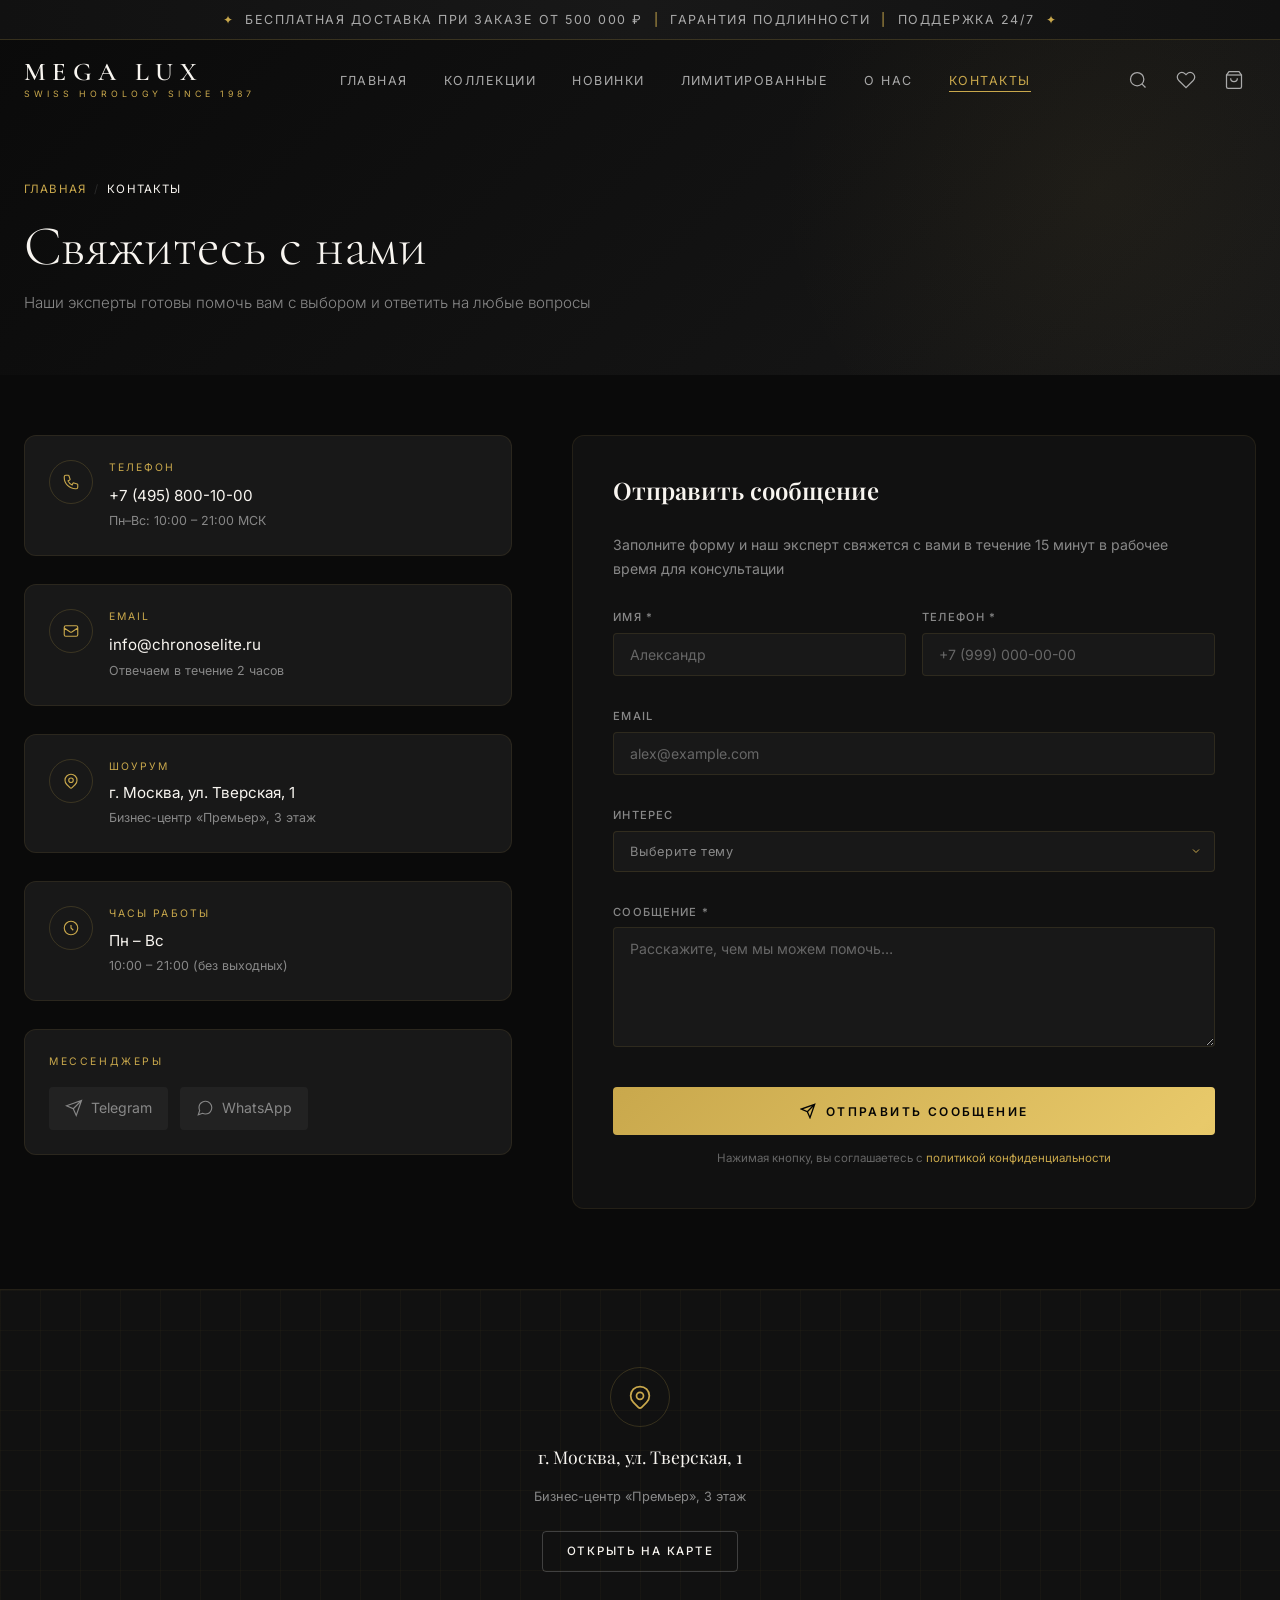
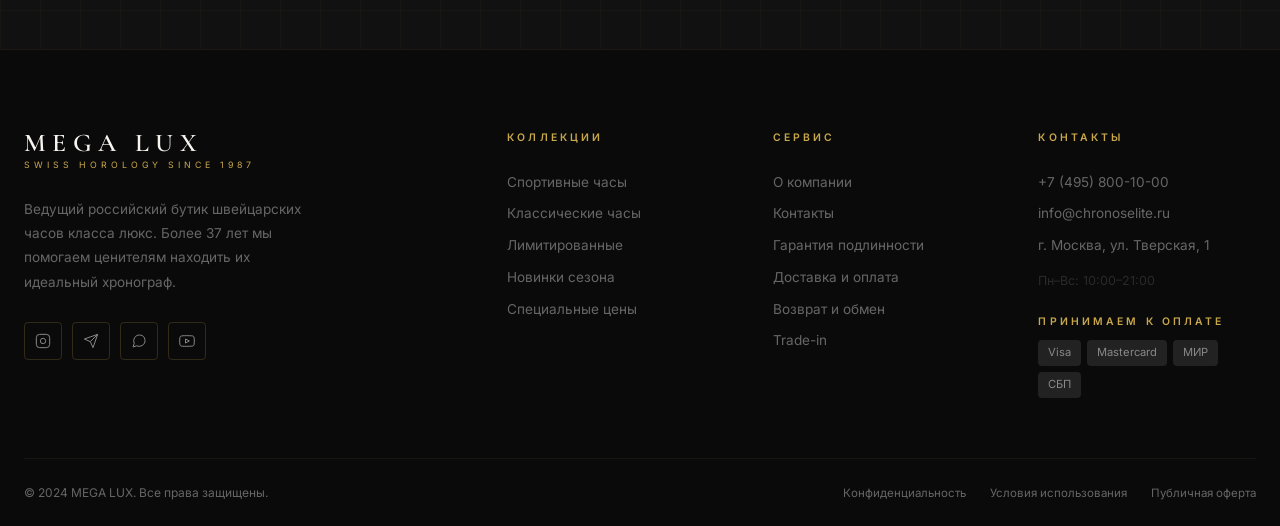
<file: contacts.html>
<!DOCTYPE html>
<html lang="ru">
<head>
  <meta charset="UTF-8"/>
  <meta name="viewport" content="width=device-width, initial-scale=1.0"/>
  <title>Контакты — MEGA LUX</title>
  <meta name="description" content="Свяжитесь с MEGA LUX: телефон, email, адрес шоурума в Москве. Консультация эксперта по часам бесплатно."/>
  <link rel="preconnect" href="https://fonts.googleapis.com"/>
  <link rel="preconnect" href="https://fonts.gstatic.com" crossorigin/>
  <link href="https://fonts.googleapis.com/css2?family=Playfair+Display:ital,wght@0,400;0,500;0,600;0,700;1,400&family=Inter:wght@300;400;500;600&family=Cormorant+Garamond:ital,wght@0,300;0,400;0,600;1,300;1,400&display=swap" rel="stylesheet"/>
  <link rel="stylesheet" href="css/style.css"/>
  <script src="js/data.js"></script>
  <script src="js/app.js"></script>
  <script src="js/shell.js"></script>
</head>
<body>

<!-- PAGE HERO -->
<div class="page-hero">
  <div class="container page-hero-inner">
    <nav class="page-breadcrumb" aria-label="Хлебные крошки">
      <a href="index.html">Главная</a><span>/</span>
      <span style="color:var(--white);">Контакты</span>
    </nav>
    <h1 class="page-title">Свяжитесь с нами</h1>
    <p class="page-subtitle">Наши эксперты готовы помочь вам с выбором и ответить на любые вопросы</p>
  </div>
</div>

<div style="background:var(--dark-1);">
  <div class="container">
    <div class="contacts-grid">

      <!-- LEFT: Contact Info -->
      <div class="contact-info-block">
        <div class="contact-card reveal">
          <div class="contact-card-icon">
            <svg xmlns="http://www.w3.org/2000/svg" fill="none" viewBox="0 0 24 24" stroke="currentColor" stroke-width="1.5"><path d="M3 5a2 2 0 012-2h3.28a1 1 0 01.948.684l1.498 4.493a1 1 0 01-.502 1.21l-2.257 1.13a11.042 11.042 0 005.516 5.516l1.13-2.257a1 1 0 011.21-.502l4.493 1.498a1 1 0 01.684.949V19a2 2 0 01-2 2h-1C9.716 21 3 14.284 3 6V5z"/></svg>
          </div>
          <div>
            <div class="contact-card-label">Телефон</div>
            <a href="tel:+74958001000" class="contact-card-value" style="color:var(--white);text-decoration:none;">+7 (495) 800-10-00</a>
            <div class="contact-card-sub">Пн–Вс: 10:00 – 21:00 МСК</div>
          </div>
        </div>

        <div class="contact-card reveal reveal-delay-1">
          <div class="contact-card-icon">
            <svg xmlns="http://www.w3.org/2000/svg" fill="none" viewBox="0 0 24 24" stroke="currentColor" stroke-width="1.5"><path d="M3 8l7.89 5.26a2 2 0 002.22 0L21 8M5 19h14a2 2 0 002-2V7a2 2 0 00-2-2H5a2 2 0 00-2 2v10a2 2 0 002 2z"/></svg>
          </div>
          <div>
            <div class="contact-card-label">Email</div>
            <a href="mailto:info@chronoselite.ru" class="contact-card-value" style="color:var(--white);text-decoration:none;">info@chronoselite.ru</a>
            <div class="contact-card-sub">Отвечаем в течение 2 часов</div>
          </div>
        </div>

        <div class="contact-card reveal reveal-delay-2">
          <div class="contact-card-icon">
            <svg xmlns="http://www.w3.org/2000/svg" fill="none" viewBox="0 0 24 24" stroke="currentColor" stroke-width="1.5"><path d="M17.657 16.657L13.414 20.9a1.998 1.998 0 01-2.827 0l-4.244-4.243a8 8 0 1111.314 0z"/><path d="M15 11a3 3 0 11-6 0 3 3 0 016 0z"/></svg>
          </div>
          <div>
            <div class="contact-card-label">Шоурум</div>
            <div class="contact-card-value">г. Москва, ул. Тверская, 1</div>
            <div class="contact-card-sub">Бизнес-центр «Премьер», 3 этаж</div>
          </div>
        </div>

        <div class="contact-card reveal reveal-delay-3">
          <div class="contact-card-icon">
            <svg xmlns="http://www.w3.org/2000/svg" fill="none" viewBox="0 0 24 24" stroke="currentColor" stroke-width="1.5"><path d="M12 8v4l3 3m6-3a9 9 0 11-18 0 9 9 0 0118 0z"/></svg>
          </div>
          <div>
            <div class="contact-card-label">Часы работы</div>
            <div class="contact-card-value">Пн – Вс</div>
            <div class="contact-card-sub">10:00 – 21:00 (без выходных)</div>
          </div>
        </div>

        <!-- Messengers -->
        <div style="background:var(--dark-3);border:1px solid rgba(201,168,76,0.1);border-radius:var(--radius-lg);padding:24px;" class="reveal">
          <div style="font-size:0.65rem;letter-spacing:0.25em;text-transform:uppercase;color:var(--gold);margin-bottom:16px;">Мессенджеры</div>
          <div style="display:flex;gap:12px;">
            <a href="#" style="display:flex;align-items:center;gap:8px;color:var(--gray-3);font-size:0.88rem;text-decoration:none;padding:10px 16px;background:var(--dark-4);border-radius:var(--radius);transition:var(--transition);" onmouseover="this.style.color='var(--gold)'" onmouseout="this.style.color='var(--gray-3)'">
              <svg xmlns="http://www.w3.org/2000/svg" fill="none" viewBox="0 0 24 24" stroke="currentColor" stroke-width="1.5" style="width:18px;height:18px;"><path d="M22 2L11 13M22 2L15 22l-4-9-9-4 20-7z"/></svg>
              Telegram
            </a>
            <a href="#" style="display:flex;align-items:center;gap:8px;color:var(--gray-3);font-size:0.88rem;text-decoration:none;padding:10px 16px;background:var(--dark-4);border-radius:var(--radius);transition:var(--transition);" onmouseover="this.style.color='var(--gold)'" onmouseout="this.style.color='var(--gray-3)'">
              <svg xmlns="http://www.w3.org/2000/svg" fill="none" viewBox="0 0 24 24" stroke="currentColor" stroke-width="1.5" style="width:18px;height:18px;"><path d="M21 11.5a8.38 8.38 0 01-.9 3.8 8.5 8.5 0 01-7.6 4.7 8.38 8.38 0 01-3.8-.9L3 21l1.9-5.7a8.38 8.38 0 01-.9-3.8 8.5 8.5 0 014.7-7.6 8.38 8.38 0 013.8-.9h.5a8.48 8.48 0 018 8v.5z"/></svg>
              WhatsApp
            </a>
          </div>
        </div>
      </div>

      <!-- RIGHT: Contact Form -->
      <div class="contact-form-wrap reveal reveal-delay-1">
        <h2 class="contact-form-title">Отправить сообщение</h2>
        <p style="color:var(--gray-3);font-size:0.88rem;margin-bottom:28px;line-height:1.7;">Заполните форму и наш эксперт свяжется с вами в течение 15 минут в рабочее время для консультации</p>
        <form class="contact-form" id="contactForm" onsubmit="submitContactForm(event)">
          <div class="form-grid">
            <div class="form-group">
              <label class="form-label" for="cf-name">Имя *</label>
              <input type="text" id="cf-name" class="form-input" placeholder="Александр" required autocomplete="given-name"/>
            </div>
            <div class="form-group">
              <label class="form-label" for="cf-phone">Телефон *</label>
              <input type="tel" id="cf-phone" class="form-input" placeholder="+7 (999) 000-00-00" required autocomplete="tel"/>
            </div>
            <div class="form-group full">
              <label class="form-label" for="cf-email">Email</label>
              <input type="email" id="cf-email" class="form-input" placeholder="alex@example.com" autocomplete="email"/>
            </div>
            <div class="form-group full">
              <label class="form-label" for="cf-interest">Интерес</label>
              <select id="cf-interest" class="filter-select" style="width:100%;padding:12px 16px;">
                <option value="">Выберите тему</option>
                <option value="purchase">Покупка конкретной модели</option>
                <option value="collection">Помощь с выбором</option>
                <option value="service">Сервисное обслуживание</option>
                <option value="trade">Trade-in</option>
                <option value="investment">Инвестиции в часы</option>
                <option value="other">Другое</option>
              </select>
            </div>
            <div class="form-group full">
              <label class="form-label" for="cf-message">Сообщение *</label>
              <textarea id="cf-message" class="form-input" placeholder="Расскажите, чем мы можем помочь…" required></textarea>
            </div>
          </div>
          <button type="submit" class="btn-primary" style="width:100%;justify-content:center;" id="cfSubmitBtn">
            <svg xmlns="http://www.w3.org/2000/svg" fill="none" viewBox="0 0 24 24" stroke="currentColor" stroke-width="2" style="width:16px;height:16px;"><path d="M22 2L11 13M22 2L15 22l-4-9-9-4 20-7z"/></svg>
            Отправить сообщение
          </button>
          <p style="font-size:0.72rem;color:var(--gray-2);margin-top:14px;text-align:center;">Нажимая кнопку, вы соглашаетесь с <a href="#" style="color:var(--gold);">политикой конфиденциальности</a></p>
        </form>
      </div>

    </div>
  </div>
</div>

<!-- MAP PLACEHOLDER -->
<div style="height:360px;background:var(--dark-2);position:relative;overflow:hidden;border-top:1px solid rgba(201,168,76,0.1);">
  <div style="position:absolute;inset:0;display:flex;align-items:center;justify-content:center;flex-direction:column;gap:16px;">
    <div style="width:60px;height:60px;border:1px solid rgba(201,168,76,0.2);border-radius:50%;display:flex;align-items:center;justify-content:center;color:var(--gold);">
      <svg xmlns="http://www.w3.org/2000/svg" fill="none" viewBox="0 0 24 24" stroke="currentColor" stroke-width="1.5" style="width:28px;height:28px;"><path d="M17.657 16.657L13.414 20.9a1.998 1.998 0 01-2.827 0l-4.244-4.243a8 8 0 1111.314 0z"/><path d="M15 11a3 3 0 11-6 0 3 3 0 016 0z"/></svg>
    </div>
    <div style="font-family:var(--font-serif);font-size:1.1rem;color:var(--white);">г. Москва, ул. Тверская, 1</div>
    <div style="font-size:0.8rem;color:var(--gray-3);">Бизнес-центр «Премьер», 3 этаж</div>
    <a href="https://yandex.ru/maps/" target="_blank" rel="noopener" class="btn-secondary" style="margin-top:8px;font-size:0.72rem;padding:10px 24px;">
      Открыть на карте
    </a>
  </div>
  <!-- Decorative grid -->
  <div style="position:absolute;inset:0;background-image:linear-gradient(rgba(201,168,76,0.04) 1px,transparent 1px),linear-gradient(90deg,rgba(201,168,76,0.04) 1px,transparent 1px);background-size:40px 40px;"></div>
</div>

<script>
document.addEventListener('DOMContentLoaded', () => {
  window.addEventListener('scroll', () => {
    const bar = document.getElementById('announcementBar');
    if (bar) bar.classList.toggle('hidden-bar', window.scrollY > 40);
  }, { passive: true });
});

function submitContactForm(e) {
  e.preventDefault();
  const name  = document.getElementById('cf-name')?.value.trim();
  const phone = document.getElementById('cf-phone')?.value.trim();
  const msg   = document.getElementById('cf-message')?.value.trim();

  if (!name || !phone || !msg) {
    showToast('Ошибка', 'Заполните все обязательные поля', 'error');
    return;
  }

  const btn = document.getElementById('cfSubmitBtn');
  if (btn) { btn.textContent = 'Отправка…'; btn.disabled = true; }

  setTimeout(() => {
    showToast('Сообщение отправлено!', 'Эксперт свяжется с вами в течение 15 минут', 'success');
    document.getElementById('contactForm')?.reset();
    if (btn) { btn.innerHTML = '<svg xmlns="http://www.w3.org/2000/svg" fill="none" viewBox="0 0 24 24" stroke="currentColor" stroke-width="2" style="width:16px;height:16px;"><path d="M22 2L11 13M22 2L15 22l-4-9-9-4 20-7z"/></svg> Отправить сообщение'; btn.disabled = false; }
  }, 1500);
}
</script>
</body>
</html>
</file>
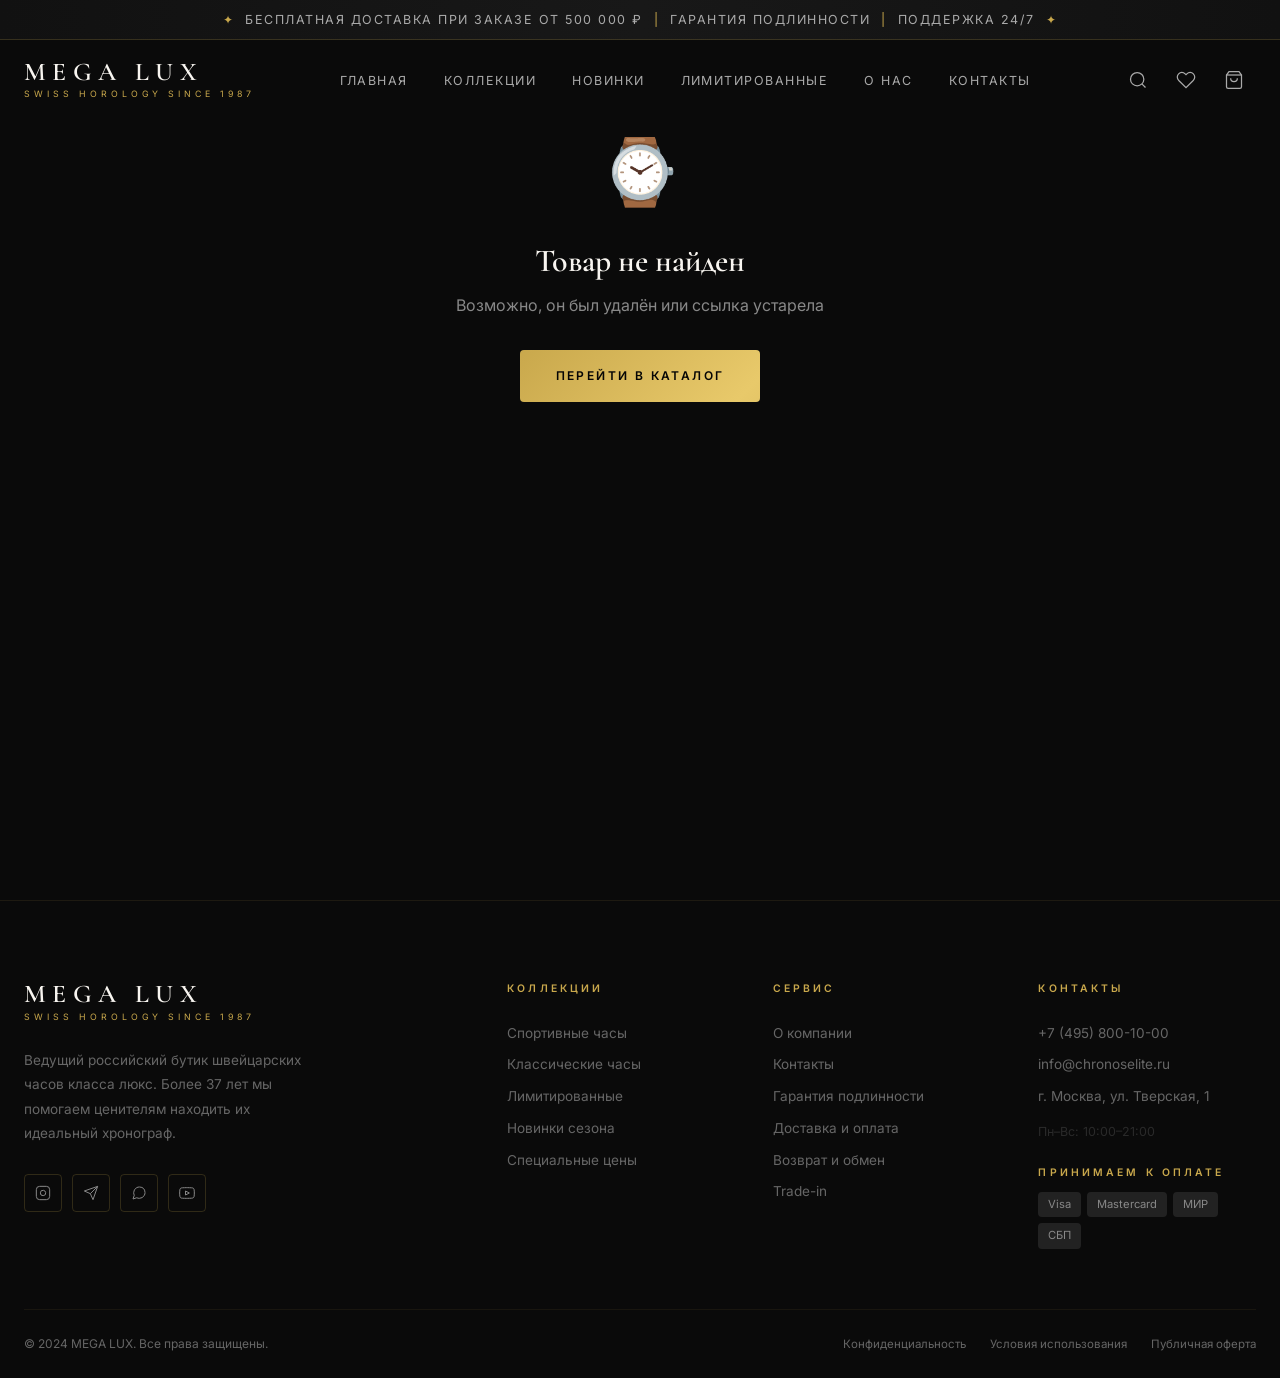
<file: product.html>
<!DOCTYPE html>
<html lang="ru">
<head>
  <meta charset="UTF-8"/>
  <meta name="viewport" content="width=device-width, initial-scale=1.0"/>
  <title id="pageTitle">Часы — MEGA LUX</title>
  <meta name="description" id="pageDesc" content="Подробное описание премиальных швейцарских часов в MEGA LUX."/>
  <link rel="preconnect" href="https://fonts.googleapis.com"/>
  <link rel="preconnect" href="https://fonts.gstatic.com" crossorigin/>
  <link href="https://fonts.googleapis.com/css2?family=Playfair+Display:ital,wght@0,400;0,500;0,600;0,700;1,400&family=Inter:wght@300;400;500;600&family=Cormorant+Garamond:ital,wght@0,300;0,400;0,600;1,300;1,400&display=swap" rel="stylesheet"/>
  <link rel="stylesheet" href="css/style.css"/>
  <script src="js/data.js"></script>
  <script src="js/app.js"></script>
  <script src="js/shell.js"></script>
</head>
<body>

<!-- Product is rendered dynamically below -->
<div id="productPage" style="background:var(--dark-1);min-height:100vh;"></div>

<!-- Related Products -->
<section class="products-section" id="relatedSection" style="display:none;">
  <div class="container">
    <div class="section-header">
      <div class="section-eyebrow">Также смотрят</div>
      <h2 class="section-title">Похожие Модели</h2>
    </div>
    <div class="products-grid" id="relatedGrid"></div>
  </div>
</section>

<script>
document.addEventListener('DOMContentLoaded', () => {
  const params = new URLSearchParams(window.location.search);
  const id = parseInt(params.get('id'));
  const product = PRODUCTS.find(p => p.id === id);
  const page = document.getElementById('productPage');

  if (!product) {
    page.innerHTML = `
      <div class="container" style="padding:120px 0;text-align:center;">
        <div style="font-size:4rem;margin-bottom:20px;">⌚</div>
        <h1 style="font-family:var(--font-display);font-size:2rem;color:var(--white);margin-bottom:12px;">Товар не найден</h1>
        <p style="color:var(--gray-3);margin-bottom:32px;">Возможно, он был удалён или ссылка устарела</p>
        <a href="catalog.html" class="btn-primary">Перейти в каталог</a>
      </div>`;
    return;
  }

  // Update page meta
  document.getElementById('pageTitle').textContent = `${product.brand} ${product.name} — MEGA LUX`;
  document.getElementById('pageDesc').content = product.description.substring(0, 150);

  const isWished = wishlist.includes(product.id);
  const stars = Array.from({length:5}, (_,i) =>
    `<svg class="star ${i < product.rating ? '' : 'empty'}" xmlns="http://www.w3.org/2000/svg" viewBox="0 0 24 24" fill="currentColor"><path d="M12 2l3.09 6.26L22 9.27l-5 4.87 1.18 6.88L12 17.77l-6.18 3.25L7 14.14 2 9.27l6.91-1.01L12 2z"/></svg>`
  ).join('');

  const specsHtml = Object.entries(product.specs || {}).map(([k,v]) =>
    `<div class="detail-spec-row"><span class="detail-spec-label">${k}</span><span class="detail-spec-value">${v}</span></div>`
  ).join('');

  const badgesHtml = (product.badges || []).map(b => {
    const labels = { new:'Новинка', sale:'Скидка', exclusive:'Эксклюзив', limited:'Лимитировано' };
    return `<span class="badge-tag badge-${b}" style="margin-right:6px;">${labels[b]||b}</span>`;
  }).join('');

  const savePct = product.oldPrice ? Math.round((1 - product.price/product.oldPrice)*100) : 0;

  page.innerHTML = `
    <div style="padding-top:calc(var(--announce-height) + var(--nav-height));">
      <div class="container" style="padding-top:24px;padding-bottom:12px;">
        <nav class="page-breadcrumb" aria-label="Хлебные крошки">
          <a href="index.html">Главная</a><span>/</span>
          <a href="catalog.html">Коллекции</a><span>/</span>
          <a href="catalog.html?brand=${encodeURIComponent(product.brand)}">${product.brand}</a><span>/</span>
          <span style="color:var(--white);">${product.name}</span>
        </nav>
      </div>
      <div class="container">
        <div class="product-detail">
          <!-- Gallery -->
          <div class="product-gallery">
            <div class="product-gallery-main" id="mainImgWrap">
              <img id="mainImg" src="${product.image}" alt="${product.brand} ${product.name}"
                onerror="this.src='data:image/svg+xml,<svg xmlns=%22http://www.w3.org/2000/svg%22 viewBox=%220 0 400 400%22><rect fill=%22%23181818%22 width=%22400%22 height=%22400%22/><text x=%22200%22 y=%22200%22 fill=%22%23444%22 text-anchor=%22middle%22 dy=%22.3em%22 font-size=%2260%22>⌚</text></svg>'"/>
            </div>
            <div class="product-gallery-thumbs" id="thumbsWrap">
              <div class="gallery-thumb active" onclick="switchImg('${product.image}', this)">
                <img src="${product.image}" alt="Вид 1" onerror="this.src='data:image/svg+xml,<svg xmlns=%22http://www.w3.org/2000/svg%22 viewBox=%220 0 100 100%22><rect fill=%22%23222%22 width=%22100%22 height=%22100%22/></svg>'"/>
              </div>
              <div class="gallery-thumb" onclick="switchImg('${product.image}', this)" style="filter:hue-rotate(15deg) brightness(0.9);">
                <img src="${product.image}" alt="Вид 2" onerror="this.src='data:image/svg+xml,<svg xmlns=%22http://www.w3.org/2000/svg%22 viewBox=%220 0 100 100%22><rect fill=%22%23222%22 width=%22100%22 height=%22100%22/></svg>'"/>
              </div>
              <div class="gallery-thumb" onclick="switchImg('${product.image}', this)" style="filter:contrast(0.85) brightness(1.05);">
                <img src="${product.image}" alt="Вид 3" onerror="this.src='data:image/svg+xml,<svg xmlns=%22http://www.w3.org/2000/svg%22 viewBox=%220 0 100 100%22><rect fill=%22%23222%22 width=%22100%22 height=%22100%22/></svg>'"/>
              </div>
            </div>
          </div>

          <!-- Info -->
          <div class="product-detail-info">
            <div style="margin-bottom:12px;">${badgesHtml}</div>
            <div class="detail-brand">${product.brand}</div>
            <h1 class="detail-name">${product.name}</h1>
            <div class="detail-ref">Артикул: ${product.model}</div>
            <div class="detail-rating">
              <div class="stars">${stars}</div>
              <span class="rating-count" style="font-size:0.82rem;color:var(--gray-3);">${product.reviews} отзывов</span>
            </div>

            <div class="detail-price-block">
              <div>
                <span class="detail-price">${formatPrice(product.price)}</span>
                ${product.oldPrice ? `<span class="detail-price-old">${formatPrice(product.oldPrice)}</span>` : ''}
              </div>
              ${product.oldPrice ? `<span class="detail-price-save">Экономия ${savePct}% — ${formatPrice(product.oldPrice - product.price)}</span>` : ''}
            </div>

            <div class="detail-stock-badge ${product.inStock ? '' : 'out'}">
              ${product.inStock ? 'В наличии' : 'Нет в наличии'}
            </div>

            <div class="detail-actions">
              ${product.inStock
                ? `<button class="btn-detail-cart" onclick="addToCart(${product.id}, event)">
                     <svg xmlns="http://www.w3.org/2000/svg" fill="none" viewBox="0 0 24 24" stroke="currentColor" stroke-width="2" style="width:18px;height:18px;"><path d="M6 2L3 6v14a2 2 0 002 2h14a2 2 0 002-2V6l-3-4z"/><line x1="3" y1="6" x2="21" y2="6"/><path d="M16 10a4 4 0 01-8 0"/></svg>
                     Добавить в корзину
                   </button>`
                : `<button class="btn-detail-cart" disabled style="opacity:0.45;cursor:not-allowed;">Нет в наличии</button>`
              }
              <button class="btn-detail-wish wish-btn ${isWished ? 'wishlisted' : ''}" data-id="${product.id}"
                onclick="toggleWishlistItem(${product.id}, event)" aria-label="Избранное">
                <svg xmlns="http://www.w3.org/2000/svg" fill="${isWished ? 'currentColor' : 'none'}" viewBox="0 0 24 24" stroke="currentColor" stroke-width="1.5">
                  <path d="M20.84 4.61a5.5 5.5 0 0 0-7.78 0L12 5.67l-1.06-1.06a5.5 5.5 0 0 0-7.78 7.78l1.06 1.06L12 21.23l7.78-7.78 1.06-1.06a5.5 5.5 0 0 0 0-7.78z"/>
                </svg>
              </button>
            </div>

            <p class="detail-desc">${product.description}</p>

            <div class="detail-specs">
              <div class="detail-specs-title">Технические характеристики</div>
              ${specsHtml}
            </div>

            <div class="detail-guarantee">
              <div class="guarantee-item">
                <svg xmlns="http://www.w3.org/2000/svg" fill="none" viewBox="0 0 24 24" stroke="currentColor" stroke-width="1.5"><path d="M9 12l2 2 4-4m5.618-4.016A11.955 11.955 0 0112 2.944a11.955 11.955 0 01-8.618 3.04A12.02 12.02 0 003 9c0 5.591 3.824 10.29 9 11.622 5.176-1.332 9-6.03 9-11.622 0-1.042-.133-2.052-.382-3.016z"/></svg>
                <div><div class="guarantee-label">Гарантия подлинности</div><div class="guarantee-sub">Сертификат мануфактуры</div></div>
              </div>
              <div class="guarantee-item">
                <svg xmlns="http://www.w3.org/2000/svg" fill="none" viewBox="0 0 24 24" stroke="currentColor" stroke-width="1.5"><path d="M4 4v5h.582m15.356 2A8.001 8.001 0 004.582 9m0 0H9m11 11v-5h-.581m0 0a8.003 8.003 0 01-15.357-2m15.357 2H15"/></svg>
                <div><div class="guarantee-label">Возврат 30 дней</div><div class="guarantee-sub">Полный возврат средств</div></div>
              </div>
              <div class="guarantee-item">
                <svg xmlns="http://www.w3.org/2000/svg" fill="none" viewBox="0 0 24 24" stroke="currentColor" stroke-width="1.5"><path d="M5 8h14M5 8a2 2 0 110-4h14a2 2 0 110 4M5 8v10a2 2 0 002 2h10a2 2 0 002-2V8m-9 4h4"/></svg>
                <div><div class="guarantee-label">Доставка с охраной</div><div class="guarantee-sub">Бронированный кейс</div></div>
              </div>
              <div class="guarantee-item">
                <svg xmlns="http://www.w3.org/2000/svg" fill="none" viewBox="0 0 24 24" stroke="currentColor" stroke-width="1.5"><path d="M18.364 5.636l-3.536 3.536m0 5.656l3.536 3.536M9.172 9.172L5.636 5.636m3.536 9.192l-3.536 3.536M21 12a9 9 0 11-18 0 9 9 0 0118 0zm-5 0a4 4 0 11-8 0 4 4 0 018 0z"/></svg>
                <div><div class="guarantee-label">Поддержка 24/7</div><div class="guarantee-sub">Персональный консьерж</div></div>
              </div>
            </div>
          </div>
        </div>
      </div>
    </div>`;

  // Related products (same brand or category, excluding current)
  const related = PRODUCTS.filter(p => p.id !== product.id && (p.brand === product.brand || p.category === product.category)).slice(0, 4);
  if (related.length > 0) {
    document.getElementById('relatedSection').style.display = '';
    document.getElementById('relatedGrid').innerHTML = related.map(p => createProductCard(p, 'reveal')).join('');
  }

  // Announcement bar scroll hide
  window.addEventListener('scroll', () => {
    const bar = document.getElementById('announcementBar');
    if (bar) bar.classList.toggle('hidden-bar', window.scrollY > 40);
  }, { passive: true });
});

function switchImg(src, thumbEl) {
  const main = document.getElementById('mainImg');
  if (main) { main.style.opacity = '0'; setTimeout(() => { main.src = src; main.style.opacity = '1'; }, 200); }
  document.querySelectorAll('.gallery-thumb').forEach(t => t.classList.remove('active'));
  thumbEl?.classList.add('active');
}
</script>

<style>
#mainImg { transition: opacity 0.2s ease; }
</style>
</body>
</html>
</file>
<file: css/style.css>
/* ===== CHRONOS ELITE - PREMIUM WATCH STORE ===== */
@import url('https://fonts.googleapis.com/css2?family=Playfair+Display:ital,wght@0,400;0,500;0,600;0,700;1,400;1,500&family=Inter:wght@300;400;500;600&family=Cormorant+Garamond:ital,wght@0,300;0,400;0,600;1,300;1,400&display=swap');

/* ===== CSS CUSTOM PROPERTIES ===== */
:root {
  --gold: #C9A84C;
  --gold-light: #E8C96A;
  --gold-dark: #A07830;
  --gold-pale: #F4E8C1;
  --black: #050505;
  --dark-1: #0A0A0A;
  --dark-2: #111111;
  --dark-3: #181818;
  --dark-4: #222222;
  --dark-5: #2A2A2A;
  --gray-1: #444444;
  --gray-2: #666666;
  --gray-3: #888888;
  --gray-4: #AAAAAA;
  --white: #F8F5F0;
  --white-pure: #FFFFFF;
  --cream: #F0EAD6;
  --red: #C0392B;
  --red-light: #E74C3C;
  --success: #27AE60;
  
  --font-serif: 'Playfair Display', 'Georgia', serif;
  --font-display: 'Cormorant Garamond', 'Georgia', serif;
  --font-sans: 'Inter', -apple-system, sans-serif;
  
  --nav-height: 80px;
  --announce-height: 40px;
  --transition: all 0.3s cubic-bezier(0.4, 0, 0.2, 1);
  --transition-slow: all 0.6s cubic-bezier(0.4, 0, 0.2, 1);
  --shadow-gold: 0 0 30px rgba(201,168,76,0.15);
  --shadow-lg: 0 20px 60px rgba(0,0,0,0.5);
  --shadow-card: 0 8px 32px rgba(0,0,0,0.4);
  --radius: 4px;
  --radius-lg: 12px;
}

/* ===== RESET & BASE ===== */
*, *::before, *::after { box-sizing: border-box; margin: 0; padding: 0; }
html { scroll-behavior: smooth; font-size: 16px; }
body {
  font-family: var(--font-sans);
  background: var(--black);
  color: var(--white);
  overflow-x: hidden;
  line-height: 1.6;
  -webkit-font-smoothing: antialiased;
}
img { max-width: 100%; height: auto; display: block; }
a { color: inherit; text-decoration: none; }
button { cursor: pointer; font-family: inherit; border: none; background: none; }
input, select, textarea { font-family: inherit; }
ul, ol { list-style: none; }

/* ===== SCROLLBAR ===== */
::-webkit-scrollbar { width: 6px; }
::-webkit-scrollbar-track { background: var(--dark-1); }
::-webkit-scrollbar-thumb { background: var(--gold-dark); border-radius: 3px; }
::-webkit-scrollbar-thumb:hover { background: var(--gold); }

/* ===== SELECTION ===== */
::selection { background: var(--gold); color: var(--black); }

/* ===== TYPOGRAPHY ===== */
h1, h2, h3, h4, h5 { font-family: var(--font-serif); font-weight: 600; line-height: 1.2; }
.display-font { font-family: var(--font-display); }

/* ===== UTILITY ===== */
.gold { color: var(--gold); }
.container { max-width: 1400px; margin: 0 auto; padding: 0 24px; }
.sr-only { position: absolute; width: 1px; height: 1px; padding: 0; margin: -1px; overflow: hidden; clip: rect(0,0,0,0); border: 0; }

/* ===== LOADING SCREEN ===== */
#loading-screen {
  position: fixed; inset: 0; z-index: 9999;
  background: var(--black);
  display: flex; flex-direction: column; align-items: center; justify-content: center;
  transition: opacity 0.8s ease, visibility 0.8s ease;
}
#loading-screen.hidden { opacity: 0; visibility: hidden; }
.loading-logo {
  font-family: var(--font-display);
  font-size: 3rem;
  letter-spacing: 0.3em;
  color: var(--gold);
  text-transform: uppercase;
  margin-bottom: 40px;
  animation: pulseGlow 2s ease-in-out infinite;
}
.loading-bar {
  width: 200px; height: 1px;
  background: var(--dark-4);
  position: relative; overflow: hidden;
}
.loading-bar::after {
  content: '';
  position: absolute; top: 0; left: -100%;
  width: 100%; height: 100%;
  background: linear-gradient(90deg, transparent, var(--gold), transparent);
  animation: loadingSlide 1.5s ease-in-out infinite;
}
@keyframes loadingSlide {
  0% { left: -100%; }
  100% { left: 100%; }
}
@keyframes pulseGlow {
  0%, 100% { text-shadow: 0 0 20px rgba(201,168,76,0.3); }
  50% { text-shadow: 0 0 40px rgba(201,168,76,0.7); }
}

/* ===== ANNOUNCEMENT BAR ===== */
.announcement-bar {
  background: linear-gradient(90deg, var(--dark-2), var(--dark-3), var(--dark-2));
  border-bottom: 1px solid rgba(201,168,76,0.2);
  height: var(--announce-height);
  display: flex; align-items: center; justify-content: center;
  text-align: center;
  font-size: 0.78rem;
  letter-spacing: 0.12em;
  color: var(--gray-4);
  text-transform: uppercase;
  position: fixed; top: 0; left: 0; right: 0; z-index: 1001;
  transition: transform 0.3s ease, opacity 0.3s ease;
  overflow: hidden;
}
.announcement-bar.hidden-bar {
  transform: translateY(-100%);
  opacity: 0;
  pointer-events: none;
}
.announcement-bar::after {
  content: '';
  position: absolute; top: 0; left: -100%;
  width: 60%; height: 100%;
  background: linear-gradient(90deg, transparent, rgba(201,168,76,0.05), transparent);
  animation: shimmer 4s ease-in-out infinite;
}
@keyframes shimmer {
  0% { left: -100%; }
  100% { left: 150%; }
}
.announcement-bar span { color: var(--gold); }

/* ===== NAVIGATION ===== */
.navbar {
  position: fixed; top: var(--announce-height); left: 0; right: 0;
  z-index: 1000;
  height: var(--nav-height);
  transition: var(--transition);
}
.navbar.scrolled {
  background: rgba(5,5,5,0.95);
  backdrop-filter: blur(20px);
  -webkit-backdrop-filter: blur(20px);
  border-bottom: 1px solid rgba(201,168,76,0.15);
  box-shadow: 0 4px 30px rgba(0,0,0,0.5);
  top: 0;
}
.navbar-inner {
  display: flex; align-items: center; justify-content: space-between;
  height: 100%;
  max-width: 1400px; margin: 0 auto; padding: 0 24px;
}
.nav-logo {
  display: flex; flex-direction: column; align-items: flex-start;
  cursor: pointer;
}
.nav-logo-main {
  font-family: var(--font-display);
  font-size: 1.6rem;
  font-weight: 600;
  letter-spacing: 0.25em;
  color: var(--white);
  text-transform: uppercase;
  line-height: 1;
}
.nav-logo-sub {
  font-size: 0.55rem;
  letter-spacing: 0.45em;
  color: var(--gold);
  text-transform: uppercase;
  margin-top: 3px;
}
.nav-logo:hover .nav-logo-main { color: var(--gold); }
.nav-logo:hover .nav-logo-main { transition: var(--transition); }

.nav-menu { display: flex; align-items: center; gap: 8px; }
.nav-link {
  font-size: 0.78rem;
  letter-spacing: 0.12em;
  text-transform: uppercase;
  color: var(--gray-4);
  padding: 8px 14px;
  position: relative;
  transition: var(--transition);
}
.nav-link::after {
  content: '';
  position: absolute; bottom: 4px; left: 14px; right: 14px;
  height: 1px; background: var(--gold);
  transform: scaleX(0); transition: var(--transition);
  transform-origin: center;
}
.nav-link:hover { color: var(--white); }
.nav-link:hover::after { transform: scaleX(1); }
.nav-link.active { color: var(--gold); }
.nav-link.active::after { transform: scaleX(1); }

.nav-actions { display: flex; align-items: center; gap: 4px; }
.nav-btn {
  width: 44px; height: 44px;
  display: flex; align-items: center; justify-content: center;
  color: var(--gray-4); border-radius: var(--radius);
  transition: var(--transition);
  position: relative;
}
.nav-btn:hover { color: var(--gold); }
.nav-btn svg { width: 20px; height: 20px; }
.nav-btn .badge {
  position: absolute; top: 6px; right: 6px;
  width: 16px; height: 16px;
  background: var(--gold);
  color: var(--black);
  font-size: 0.6rem; font-weight: 700;
  border-radius: 50%;
  display: flex; align-items: center; justify-content: center;
  opacity: 0; transform: scale(0);
  transition: var(--transition);
}
.nav-btn .badge.visible { opacity: 1; transform: scale(1); }

.hamburger { display: none; flex-direction: column; gap: 5px; padding: 10px; }
.hamburger span {
  display: block; width: 22px; height: 1.5px;
  background: var(--white); border-radius: 2px;
  transition: var(--transition);
}
.hamburger.active span:nth-child(1) { transform: translateY(6.5px) rotate(45deg); }
.hamburger.active span:nth-child(2) { opacity: 0; transform: scaleX(0); }
.hamburger.active span:nth-child(3) { transform: translateY(-6.5px) rotate(-45deg); }

/* ===== MEGA MENU ===== */
.mega-menu-wrapper { position: relative; }
.mega-menu {
  position: absolute; top: calc(100% + 16px); left: 50%;
  transform: translateX(-50%) translateY(-10px);
  background: rgba(12,12,12,0.97);
  backdrop-filter: blur(30px);
  border: 1px solid rgba(201,168,76,0.15);
  border-radius: var(--radius-lg);
  padding: 32px;
  min-width: 600px;
  opacity: 0; visibility: hidden;
  transition: var(--transition);
  box-shadow: var(--shadow-lg);
  z-index: 100;
}
.mega-menu-wrapper:hover .mega-menu { opacity: 1; visibility: visible; transform: translateX(-50%) translateY(0); }
.mega-menu-grid { display: grid; grid-template-columns: repeat(3, 1fr); gap: 24px; }
.mega-menu-col h4 {
  font-size: 0.65rem; letter-spacing: 0.2em; text-transform: uppercase;
  color: var(--gold); margin-bottom: 12px;
  font-family: var(--font-sans); font-weight: 600;
}
.mega-menu-link {
  display: block; font-size: 0.85rem; color: var(--gray-3);
  padding: 5px 0; transition: var(--transition);
}
.mega-menu-link:hover { color: var(--white); padding-left: 8px; }

/* ===== MOBILE NAV ===== */
.mobile-menu {
  position: fixed; top: var(--nav-height); left: 0; right: 0; bottom: 0;
  background: rgba(5,5,5,0.98);
  backdrop-filter: blur(30px);
  z-index: 999;
  transform: translateX(-100%);
  transition: transform 0.4s cubic-bezier(0.4, 0, 0.2, 1);
  overflow-y: auto;
  padding: 32px 24px;
}
.mobile-menu.open { transform: translateX(0); }
.mobile-menu-links { display: flex; flex-direction: column; gap: 4px; }
.mobile-menu-link {
  display: block; font-size: 1.2rem;
  font-family: var(--font-serif);
  color: var(--gray-3); padding: 14px 0;
  border-bottom: 1px solid var(--dark-4);
  transition: var(--transition);
}
.mobile-menu-link:hover { color: var(--gold); padding-left: 8px; }

/* ===== HERO SECTION ===== */
.hero {
  position: relative;
  height: 100vh; min-height: 700px;
  display: flex; align-items: center;
  overflow: hidden;
  margin-top: calc(var(--announce-height) + var(--nav-height));
}
.hero-bg {
  position: absolute; inset: 0;
  background: linear-gradient(135deg, #050505 0%, #0f0a00 50%, #050505 100%);
}
.hero-bg-img {
  position: absolute; inset: 0;
  background-image: url('../hero_banner.png');
  background-size: cover; background-position: center;
  opacity: 0.45;
  transform: scale(1.05);
  animation: heroZoom 20s ease-in-out infinite alternate;
}
@keyframes heroZoom {
  0% { transform: scale(1.05); }
  100% { transform: scale(1.12); }
}
.hero-overlay {
  position: absolute; inset: 0;
  background: linear-gradient(to right, rgba(5,5,5,0.9) 40%, rgba(5,5,5,0.3) 100%);
}
.hero-particles { position: absolute; inset: 0; overflow: hidden; }
.particle {
  position: absolute; width: 2px; height: 2px;
  background: var(--gold); border-radius: 50%;
  opacity: 0;
  animation: floatParticle var(--dur, 8s) ease-in-out var(--delay, 0s) infinite;
}
@keyframes floatParticle {
  0% { opacity: 0; transform: translateY(100vh) scale(0); }
  10% { opacity: 0.6; }
  90% { opacity: 0.2; }
  100% { opacity: 0; transform: translateY(-20px) scale(1); }
}
.hero-content {
  position: relative; z-index: 2;
  max-width: 1400px; margin: 0 auto; padding: 0 24px;
}
.hero-eyebrow {
  font-size: 0.7rem; letter-spacing: 0.4em;
  text-transform: uppercase; color: var(--gold);
  margin-bottom: 20px;
  display: flex; align-items: center; gap: 16px;
  animation: fadeInUp 0.8s ease 0.2s both;
}
.hero-eyebrow::before {
  content: ''; display: block; width: 40px; height: 1px;
  background: var(--gold);
}
.hero-title {
  font-size: clamp(2.8rem, 7vw, 6rem);
  font-family: var(--font-display);
  font-weight: 300; line-height: 1.05;
  margin-bottom: 24px;
  animation: fadeInUp 0.8s ease 0.4s both;
}
.hero-title em { color: var(--gold); font-style: italic; }
.hero-subtitle {
  font-size: clamp(0.9rem, 1.5vw, 1.05rem);
  color: var(--gray-3); max-width: 480px;
  line-height: 1.8; margin-bottom: 40px;
  font-weight: 300;
  animation: fadeInUp 0.8s ease 0.6s both;
}
.hero-actions {
  display: flex; flex-wrap: wrap; gap: 16px;
  animation: fadeInUp 0.8s ease 0.8s both;
}
.btn-primary {
  display: inline-flex; align-items: center; gap: 10px;
  background: linear-gradient(135deg, var(--gold) 0%, var(--gold-light) 50%, var(--gold) 100%);
  background-size: 200% 100%;
  color: var(--black);
  font-size: 0.75rem; font-weight: 600;
  letter-spacing: 0.2em; text-transform: uppercase;
  padding: 16px 36px;
  border-radius: var(--radius);
  transition: var(--transition);
  position: relative; overflow: hidden;
}
.btn-primary::before {
  content: '';
  position: absolute; inset: 0;
  background: linear-gradient(135deg, var(--gold-light), var(--gold));
  opacity: 0; transition: opacity 0.3s;
}
.btn-primary:hover { background-position: 100% 0; box-shadow: 0 8px 30px rgba(201,168,76,0.4); transform: translateY(-2px); }
.btn-primary svg { width: 16px; height: 16px; transition: transform 0.3s; }
.btn-primary:hover svg { transform: translateX(4px); }

.btn-secondary {
  display: inline-flex; align-items: center; gap: 10px;
  background: transparent;
  color: var(--white);
  font-size: 0.75rem; font-weight: 500;
  letter-spacing: 0.15em; text-transform: uppercase;
  padding: 15px 32px;
  border: 1px solid rgba(255,255,255,0.2);
  border-radius: var(--radius);
  transition: var(--transition);
}
.btn-secondary:hover { border-color: var(--gold); color: var(--gold); transform: translateY(-2px); }

.hero-scroll {
  position: absolute; bottom: 40px; left: 50%; transform: translateX(-50%);
  display: flex; flex-direction: column; align-items: center; gap: 8px;
  font-size: 0.65rem; letter-spacing: 0.25em; text-transform: uppercase;
  color: var(--gray-2); animation: bounce 3s ease-in-out infinite;
  cursor: pointer;
}
.hero-scroll-line {
  width: 1px; height: 50px;
  background: linear-gradient(to bottom, var(--gold), transparent);
  animation: scrollLine 2s ease-in-out infinite;
}
@keyframes bounce {
  0%, 100% { transform: translateX(-50%) translateY(0); }
  50% { transform: translateX(-50%) translateY(8px); }
}
@keyframes scrollLine {
  0% { transform: scaleY(0); transform-origin: top; }
  50% { transform: scaleY(1); transform-origin: top; }
  100% { transform: scaleY(0); transform-origin: bottom; }
}

/* ===== SECTION HEADERS ===== */
.section-header {
  text-align: center; margin-bottom: 60px;
}
.section-eyebrow {
  display: inline-flex; align-items: center; gap: 16px;
  font-size: 0.65rem; letter-spacing: 0.35em;
  text-transform: uppercase; color: var(--gold);
  margin-bottom: 16px;
}
.section-eyebrow::before, .section-eyebrow::after {
  content: ''; display: block; width: 30px; height: 1px; background: var(--gold);
}
.section-title {
  font-size: clamp(1.8rem, 4vw, 3rem);
  font-family: var(--font-display);
  font-weight: 300; line-height: 1.2;
  color: var(--white);
  margin-bottom: 16px;
}
.section-subtitle {
  font-size: 0.95rem; color: var(--gray-3);
  max-width: 500px; margin: 0 auto;
  font-weight: 300; line-height: 1.7;
}

/* ===== DIVIDER ===== */
.gold-divider {
  width: 60px; height: 1px;
  background: linear-gradient(90deg, transparent, var(--gold), transparent);
  margin: 0 auto;
}

/* ===== STATS SECTION ===== */
.stats-section {
  background: linear-gradient(135deg, var(--dark-2) 0%, var(--dark-3) 100%);
  border-top: 1px solid rgba(201,168,76,0.1);
  border-bottom: 1px solid rgba(201,168,76,0.1);
  padding: 60px 0;
}
.stats-grid { display: grid; grid-template-columns: repeat(4, 1fr); gap: 40px; text-align: center; }
.stat-item { position: relative; }
.stat-item:not(:last-child)::after {
  content: '';
  position: absolute; right: 0; top: 50%; transform: translateY(-50%);
  width: 1px; height: 50px;
  background: rgba(201,168,76,0.2);
}
.stat-number {
  font-family: var(--font-display);
  font-size: 2.8rem; font-weight: 300;
  color: var(--gold); line-height: 1;
  margin-bottom: 8px;
  display: flex; align-items: flex-start; justify-content: center;
}
.stat-number sup { font-size: 1rem; margin-top: 4px; }
.stat-label {
  font-size: 0.7rem; letter-spacing: 0.2em;
  text-transform: uppercase; color: var(--gray-3);
}

/* ===== FEATURED CATEGORIES ===== */
.categories-section { padding: 100px 0; background: var(--black); }
.categories-grid { display: grid; grid-template-columns: repeat(3, 1fr); gap: 16px; }
.category-card {
  position: relative; overflow: hidden; border-radius: var(--radius-lg);
  cursor: pointer; aspect-ratio: 3/4;
  background: var(--dark-3);
}
.category-card-inner {
  position: relative; width: 100%; height: 100%;
  display: flex; flex-direction: column; justify-content: flex-end;
  padding: 32px;
}
.category-bg {
  position: absolute; inset: 0;
  background-size: cover; background-position: center;
  transition: transform 0.7s cubic-bezier(0.4, 0, 0.2, 1);
}
.category-card:hover .category-bg { transform: scale(1.08); }
.category-overlay {
  position: absolute; inset: 0;
  background: linear-gradient(to top, rgba(0,0,0,0.85) 0%, rgba(0,0,0,0.2) 60%, transparent 100%);
  transition: var(--transition);
}
.category-card:hover .category-overlay {
  background: linear-gradient(to top, rgba(0,0,0,0.9) 0%, rgba(0,0,0,0.4) 60%, transparent 100%);
}
.category-content { position: relative; z-index: 2; }
.category-label {
  font-size: 0.65rem; letter-spacing: 0.3em;
  text-transform: uppercase; color: var(--gold);
  margin-bottom: 8px;
}
.category-name {
  font-family: var(--font-display);
  font-size: 1.8rem; font-weight: 300;
  color: var(--white); line-height: 1.2;
  margin-bottom: 12px;
}
.category-count { font-size: 0.8rem; color: var(--gray-3); }
.category-btn {
  display: inline-flex; align-items: center; gap: 8px;
  color: var(--gold); font-size: 0.72rem;
  letter-spacing: 0.15em; text-transform: uppercase;
  margin-top: 16px;
  opacity: 0; transform: translateY(10px);
  transition: var(--transition);
}
.category-card:hover .category-btn { opacity: 1; transform: translateY(0); }
.category-btn svg { width: 14px; height: 14px; }

/* ===== PRODUCTS SECTION ===== */
.products-section { padding: 100px 0; background: var(--dark-1); }

.filter-bar {
  display: flex; align-items: center; flex-wrap: wrap;
  gap: 16px; margin-bottom: 48px;
}
.filter-search {
  flex: 1; min-width: 240px;
  position: relative;
}
.filter-search input {
  width: 100%;
  background: var(--dark-3);
  border: 1px solid rgba(201,168,76,0.15);
  color: var(--white);
  padding: 12px 16px 12px 44px;
  border-radius: var(--radius);
  font-size: 0.85rem;
  transition: var(--transition);
}
.filter-search input::placeholder { color: var(--gray-2); }
.filter-search input:focus {
  outline: none;
  border-color: var(--gold);
  box-shadow: 0 0 0 3px rgba(201,168,76,0.1);
}
.filter-search svg {
  position: absolute; left: 14px; top: 50%; transform: translateY(-50%);
  width: 18px; height: 18px; color: var(--gray-2);
}
.filter-controls { display: flex; gap: 12px; flex-wrap: wrap; }
.filter-select {
  background: var(--dark-3);
  border: 1px solid rgba(201,168,76,0.15);
  color: var(--gray-3);
  padding: 12px 40px 12px 16px;
  border-radius: var(--radius);
  font-size: 0.8rem; letter-spacing: 0.05em;
  cursor: pointer; appearance: none;
  background-image: url("data:image/svg+xml,%3Csvg xmlns='http://www.w3.org/2000/svg' width='12' height='12' viewBox='0 0 24 24' fill='none' stroke='%23C9A84C' stroke-width='2'%3E%3Cpath d='M6 9l6 6 6-6'/%3E%3C/svg%3E");
  background-repeat: no-repeat;
  background-position: right 12px center;
  transition: var(--transition);
  min-width: 160px;
}
.filter-select:focus { outline: none; border-color: var(--gold); }
.filter-select option { background: var(--dark-3); }

.filter-chips { display: flex; gap: 8px; flex-wrap: wrap; }
.filter-chip {
  display: inline-flex; align-items: center; gap: 6px;
  padding: 7px 16px;
  border: 1px solid rgba(201,168,76,0.2);
  border-radius: 30px;
  font-size: 0.75rem; letter-spacing: 0.08em;
  color: var(--gray-3); cursor: pointer;
  transition: var(--transition);
  background: transparent;
}
.filter-chip:hover, .filter-chip.active {
  background: var(--gold);
  border-color: var(--gold);
  color: var(--black);
  font-weight: 600;
}

.sort-view-bar {
  display: flex; align-items: center; justify-content: space-between;
  margin-bottom: 32px;
  padding-bottom: 20px;
  border-bottom: 1px solid rgba(201,168,76,0.1);
}
.results-count { font-size: 0.8rem; color: var(--gray-3); }
.results-count strong { color: var(--white); }
.view-controls { display: flex; gap: 4px; }
.view-btn {
  width: 36px; height: 36px;
  display: flex; align-items: center; justify-content: center;
  border: 1px solid transparent;
  border-radius: var(--radius);
  color: var(--gray-3); transition: var(--transition);
}
.view-btn.active, .view-btn:hover { border-color: var(--gold); color: var(--gold); }
.view-btn svg { width: 18px; height: 18px; }

.products-grid {
  display: grid;
  grid-template-columns: repeat(auto-fill, minmax(300px, 1fr));
  gap: 28px;
  transition: var(--transition);
}
.products-grid.list-view { grid-template-columns: 1fr; }

/* ===== PRODUCT CARD ===== */
.product-card {
  background: var(--dark-2);
  border: 1px solid rgba(201,168,76,0.08);
  border-radius: var(--radius-lg);
  overflow: hidden;
  position: relative;
  transition: var(--transition-slow);
  cursor: pointer;
}
.product-card:hover {
  border-color: rgba(201,168,76,0.25);
  transform: translateY(-6px);
  box-shadow: var(--shadow-card), 0 0 40px rgba(201,168,76,0.08);
}
.product-image-wrap {
  position: relative; overflow: hidden;
  aspect-ratio: 1;
  background: radial-gradient(circle at center, var(--dark-3) 0%, var(--dark-1) 100%);
}
.product-image {
  width: 100%; height: 100%;
  object-fit: contain; padding: 16px;
  transition: transform 0.7s cubic-bezier(0.4, 0, 0.2, 1);
}
.product-card:hover .product-image { transform: scale(1.06) rotate(2deg); }

.product-badges {
  position: absolute; top: 16px; left: 16px;
  display: flex; flex-direction: column; gap: 6px;
}
.badge-tag {
  display: inline-block;
  padding: 4px 10px;
  font-size: 0.6rem; font-weight: 700;
  letter-spacing: 0.15em; text-transform: uppercase;
  border-radius: 2px;
}
.badge-new { background: var(--gold); color: var(--black); }
.badge-sale { background: var(--red); color: var(--white); }
.badge-exclusive { background: transparent; border: 1px solid var(--gold); color: var(--gold); }
.badge-limited { background: rgba(201,168,76,0.15); color: var(--gold); border: 1px solid rgba(201,168,76,0.3); }

.product-actions-hover {
  position: absolute; top: 0; right: 0; bottom: 0;
  display: flex; flex-direction: column; justify-content: center; align-items: center;
  gap: 10px; padding: 16px;
  background: linear-gradient(to left, rgba(5,5,5,0.7), transparent);
  opacity: 0; transform: translateX(20px);
  transition: var(--transition);
}
.product-card:hover .product-actions-hover { opacity: 1; transform: translateX(0); }
.product-action-btn {
  width: 40px; height: 40px;
  background: rgba(12,12,12,0.9);
  border: 1px solid rgba(201,168,76,0.3);
  border-radius: 50%;
  display: flex; align-items: center; justify-content: center;
  color: var(--gray-3); transition: var(--transition);
}
.product-action-btn:hover { background: var(--gold); border-color: var(--gold); color: var(--black); }
.product-action-btn.wishlisted { color: var(--red); border-color: var(--red); }
.product-action-btn svg { width: 16px; height: 16px; }

.product-info { padding: 20px; display: block; text-decoration: none; color: inherit; }
.product-brand {
  font-size: 0.65rem; letter-spacing: 0.25em;
  text-transform: uppercase; color: var(--gold);
  margin-bottom: 6px;
}
.product-name {
  font-family: var(--font-serif);
  font-size: 1.05rem; font-weight: 500;
  color: var(--white); line-height: 1.3;
  margin-bottom: 8px;
  transition: var(--transition);
}
.product-card:hover .product-name { color: var(--gold-pale); }
.product-model { font-size: 0.75rem; color: var(--gray-2); margin-bottom: 12px; }
.product-rating {
  display: flex; align-items: center; gap: 8px;
  margin-bottom: 14px;
}
.stars { display: flex; gap: 2px; }
.star { width: 12px; height: 12px; color: var(--gold); }
.star.empty { color: var(--dark-5); }
.rating-count { font-size: 0.72rem; color: var(--gray-2); }
.product-price {
  display: flex; align-items: baseline; gap: 10px;
}
.price-current {
  font-family: var(--font-serif);
  font-size: 1.3rem; color: var(--white);
}
.price-old {
  font-size: 0.85rem; color: var(--gray-2);
  text-decoration: line-through;
}
.price-save { font-size: 0.7rem; color: var(--success); }

.product-card-footer {
  padding: 0 20px 20px;
}
.btn-add-cart {
  width: 100%;
  background: transparent;
  border: 1px solid rgba(201,168,76,0.3);
  color: var(--gold);
  padding: 12px;
  border-radius: var(--radius);
  font-size: 0.75rem; font-weight: 600;
  letter-spacing: 0.15em; text-transform: uppercase;
  transition: var(--transition);
  display: flex; align-items: center; justify-content: center; gap: 8px;
}
.btn-add-cart:hover {
  background: var(--gold); color: var(--black);
  box-shadow: 0 4px 20px rgba(201,168,76,0.3);
}
.btn-add-cart svg { width: 15px; height: 15px; }

/* List view product card */
.products-grid.list-view .product-card {
  display: grid;
  grid-template-columns: 240px 1fr;
  transform: none !important;
}
.products-grid.list-view .product-image-wrap { aspect-ratio: unset; height: 240px; }
.products-grid.list-view .product-info { display: flex; flex-direction: column; justify-content: center; }

/* ===== LOAD MORE ===== */
.load-more-wrap { text-align: center; margin-top: 60px; }
.btn-load-more {
  display: inline-flex; align-items: center; gap: 10px;
  background: transparent;
  border: 1px solid rgba(201,168,76,0.3);
  color: var(--gold);
  padding: 14px 40px;
  border-radius: var(--radius);
  font-size: 0.78rem; letter-spacing: 0.2em; text-transform: uppercase;
  transition: var(--transition);
}
.btn-load-more:hover { background: rgba(201,168,76,0.1); border-color: var(--gold); }
.btn-load-more.loading svg { animation: spin 1s linear infinite; }
@keyframes spin { to { transform: rotate(360deg); } }

/* ===== CART DRAWER ===== */
.cart-overlay {
  position: fixed; inset: 0;
  background: rgba(0,0,0,0.7);
  backdrop-filter: blur(4px);
  z-index: 1100;
  opacity: 0; visibility: hidden;
  transition: var(--transition);
}
.cart-overlay.open { opacity: 1; visibility: visible; }

.cart-drawer {
  position: fixed; top: 0; right: 0; bottom: 0;
  width: 480px; max-width: 100%;
  background: var(--dark-2);
  z-index: 1101;
  transform: translateX(100%);
  transition: transform 0.4s cubic-bezier(0.4, 0, 0.2, 1);
  display: flex; flex-direction: column;
  border-left: 1px solid rgba(201,168,76,0.15);
}
.cart-drawer.open { transform: translateX(0); }

.cart-header {
  padding: 28px 28px 20px;
  border-bottom: 1px solid rgba(201,168,76,0.1);
  display: flex; align-items: center; justify-content: space-between;
}
.cart-title {
  font-family: var(--font-serif);
  font-size: 1.3rem; color: var(--white);
}
.cart-count-badge {
  background: var(--gold); color: var(--black);
  font-size: 0.65rem; font-weight: 700;
  padding: 3px 8px; border-radius: 20px;
  margin-left: 8px;
}
.cart-close {
  width: 36px; height: 36px;
  display: flex; align-items: center; justify-content: center;
  color: var(--gray-3); border-radius: var(--radius);
  transition: var(--transition);
}
.cart-close:hover { color: var(--white); background: var(--dark-4); }
.cart-close svg { width: 20px; height: 20px; }

.cart-items {
  flex: 1; overflow-y: auto; padding: 20px 28px;
}
.cart-empty {
  height: 100%;
  display: flex; flex-direction: column; align-items: center; justify-content: center;
  gap: 16px; text-align: center;
}
.cart-empty svg { width: 60px; height: 60px; color: var(--dark-5); }
.cart-empty p { color: var(--gray-2); font-size: 0.9rem; }
.cart-empty .btn-primary { padding: 12px 28px; font-size: 0.7rem; }

.cart-item {
  display: flex; gap: 16px;
  padding: 20px 0;
  border-bottom: 1px solid rgba(201,168,76,0.08);
  animation: slideInRight 0.3s ease;
}
@keyframes slideInRight { from { opacity: 0; transform: translateX(20px); } }
.cart-item-img {
  width: 80px; height: 80px;
  background: var(--dark-3);
  border-radius: var(--radius);
  object-fit: contain; padding: 8px;
  flex-shrink: 0;
}
.cart-item-info { flex: 1; }
.cart-item-brand { font-size: 0.62rem; letter-spacing: 0.2em; text-transform: uppercase; color: var(--gold); }
.cart-item-name { font-family: var(--font-serif); font-size: 0.9rem; color: var(--white); margin: 4px 0; }
.cart-item-price { font-size: 0.85rem; color: var(--gray-3); }
.cart-item-controls {
  display: flex; align-items: center; gap: 10px; margin-top: 10px;
}
.qty-btn {
  width: 28px; height: 28px;
  border: 1px solid rgba(201,168,76,0.2);
  border-radius: var(--radius);
  display: flex; align-items: center; justify-content: center;
  color: var(--gray-3); font-size: 1rem;
  transition: var(--transition);
}
.qty-btn:hover { border-color: var(--gold); color: var(--gold); }
.qty-display {
  font-size: 0.85rem; color: var(--white);
  min-width: 20px; text-align: center;
}
.cart-item-remove {
  color: var(--gray-2); font-size: 0.7rem;
  transition: var(--transition);
}
.cart-item-remove:hover { color: var(--red); }
.cart-item-total { text-align: right; }
.cart-item-total-price { font-family: var(--font-serif); font-size: 1rem; color: var(--white); }

.cart-footer {
  padding: 20px 28px 32px;
  border-top: 1px solid rgba(201,168,76,0.1);
}
.cart-subtotal {
  display: flex; justify-content: space-between; align-items: center;
  margin-bottom: 8px;
}
.cart-subtotal span { font-size: 0.8rem; color: var(--gray-3); }
.cart-subtotal strong { font-family: var(--font-serif); font-size: 1.1rem; color: var(--white); }
.cart-note {
  font-size: 0.7rem; color: var(--gray-2);
  margin-bottom: 20px; text-align: center;
}
.btn-checkout {
  width: 100%;
  background: linear-gradient(135deg, var(--gold-dark), var(--gold), var(--gold-light));
  color: var(--black);
  padding: 16px;
  font-size: 0.78rem; font-weight: 700;
  letter-spacing: 0.2em; text-transform: uppercase;
  border-radius: var(--radius);
  transition: var(--transition);
  display: flex; align-items: center; justify-content: center; gap: 10px;
}
.btn-checkout:hover { box-shadow: 0 8px 30px rgba(201,168,76,0.4); transform: translateY(-2px); }
.btn-checkout svg { width: 16px; height: 16px; }

/* ===== WISHLIST DRAWER ===== */
.wishlist-drawer {
  position: fixed; top: 0; left: 0; bottom: 0;
  width: 480px; max-width: 100%;
  background: var(--dark-2);
  z-index: 1101;
  transform: translateX(-100%);
  transition: transform 0.4s cubic-bezier(0.4, 0, 0.2, 1);
  display: flex; flex-direction: column;
  border-right: 1px solid rgba(201,168,76,0.15);
}
.wishlist-drawer.open { transform: translateX(0); }
.wishlist-item {
  display: flex; gap: 16px;
  padding: 20px 0;
  border-bottom: 1px solid rgba(201,168,76,0.08);
}
.wishlist-item-img {
  width: 80px; height: 80px;
  background: var(--dark-3); border-radius: var(--radius);
  object-fit: contain; padding: 8px; flex-shrink: 0;
}

/* ===== PRODUCT MODAL ===== */
.modal-overlay {
  position: fixed; inset: 0;
  background: rgba(0,0,0,0.8);
  backdrop-filter: blur(8px);
  z-index: 1200;
  opacity: 0; visibility: hidden;
  transition: var(--transition);
  display: flex; align-items: center; justify-content: center;
  padding: 20px;
}
.modal-overlay.open { opacity: 1; visibility: visible; }
.product-modal {
  background: var(--dark-2);
  border: 1px solid rgba(201,168,76,0.15);
  border-radius: var(--radius-lg);
  max-width: 1000px; width: 100%;
  max-height: 90vh; overflow-y: auto;
  transform: scale(0.9) translateY(20px);
  transition: var(--transition);
}
.modal-overlay.open .product-modal { transform: scale(1) translateY(0); }
.modal-inner { display: grid; grid-template-columns: 1fr 1fr; }
.modal-gallery { background: radial-gradient(circle at center, var(--dark-3) 0%, var(--dark-1) 100%); padding: 40px; }
.modal-main-img {
  width: 100%; aspect-ratio: 1;
  object-fit: contain;
  animation: fadeIn 0.3s ease;
}
@keyframes fadeIn { from { opacity: 0; } }
.modal-info { padding: 40px; }
.modal-close-btn {
  position: absolute; top: 16px; right: 16px;
  width: 36px; height: 36px;
  display: flex; align-items: center; justify-content: center;
  background: var(--dark-4); border-radius: 50%;
  color: var(--gray-3); transition: var(--transition);
  z-index: 10;
}
.modal-close-btn:hover { background: var(--dark-5); color: var(--white); }
.modal-brand { font-size: 0.65rem; letter-spacing: 0.3em; text-transform: uppercase; color: var(--gold); margin-bottom: 10px; }
.modal-name { font-family: var(--font-display); font-size: 2rem; font-weight: 300; color: var(--white); line-height: 1.2; margin-bottom: 8px; }
.modal-ref { font-size: 0.78rem; color: var(--gray-2); margin-bottom: 20px; }
.modal-price {
  font-family: var(--font-serif); font-size: 2rem;
  color: var(--gold); margin-bottom: 24px;
}
.modal-specs { margin-bottom: 24px; }
.spec-row {
  display: flex; justify-content: space-between;
  padding: 10px 0;
  border-bottom: 1px solid var(--dark-4);
  font-size: 0.82rem;
}
.spec-label { color: var(--gray-3); }
.spec-value { color: var(--white); font-weight: 500; }
.modal-desc { font-size: 0.88rem; color: var(--gray-3); line-height: 1.7; margin-bottom: 28px; }
.modal-actions { display: flex; gap: 12px; flex-direction: column; }
.btn-modal-cart {
  background: linear-gradient(135deg, var(--gold-dark), var(--gold));
  color: var(--black);
  padding: 16px 24px;
  border-radius: var(--radius);
  font-size: 0.78rem; font-weight: 700;
  letter-spacing: 0.2em; text-transform: uppercase;
  display: flex; align-items: center; justify-content: center; gap: 10px;
  transition: var(--transition);
}
.btn-modal-cart:hover { box-shadow: 0 8px 30px rgba(201,168,76,0.4); transform: translateY(-2px); }
.btn-modal-wish {
  border: 1px solid rgba(201,168,76,0.25);
  color: var(--gray-3); padding: 14px 24px;
  border-radius: var(--radius);
  font-size: 0.75rem; letter-spacing: 0.15em; text-transform: uppercase;
  display: flex; align-items: center; justify-content: center; gap: 8px;
  transition: var(--transition);
}
.btn-modal-wish:hover { border-color: var(--red); color: var(--red); }
.btn-modal-wish.active { background: rgba(192,57,43,0.1); border-color: var(--red); color: var(--red); }

/* ===== CHECKOUT MODAL ===== */
.checkout-modal {
  background: var(--dark-2);
  border: 1px solid rgba(201,168,76,0.15);
  border-radius: var(--radius-lg);
  max-width: 800px; width: 100%;
  max-height: 90vh; overflow-y: auto;
  transform: scale(0.9);
  transition: var(--transition);
  position: relative;
}
.modal-overlay.open .checkout-modal { transform: scale(1); }
.checkout-header {
  padding: 28px;
  border-bottom: 1px solid rgba(201,168,76,0.1);
  display: flex; align-items: center; gap: 20px;
}
.checkout-steps {
  display: flex; align-items: center; gap: 0; flex: 1;
}
.checkout-step {
  display: flex; align-items: center; gap: 8px;
  flex: 1; position: relative;
}
.checkout-step:not(:last-child)::after {
  content: '';
  position: absolute; right: 0; top: 50%; transform: translateY(-50%);
  width: calc(100% - 44px); height: 1px;
  background: var(--dark-5);
  left: 40px; right: 0;
}
.checkout-step.completed::after { background: var(--gold); }
.step-num {
  width: 32px; height: 32px;
  border-radius: 50%;
  border: 1px solid var(--dark-5);
  display: flex; align-items: center; justify-content: center;
  font-size: 0.75rem; color: var(--gray-2);
  flex-shrink: 0; position: relative; z-index: 1;
  background: var(--dark-2);
  transition: var(--transition);
}
.checkout-step.active .step-num { border-color: var(--gold); color: var(--gold); }
.checkout-step.completed .step-num { background: var(--gold); border-color: var(--gold); color: var(--black); }
.step-label { font-size: 0.7rem; letter-spacing: 0.1em; text-transform: uppercase; color: var(--gray-2); }
.checkout-step.active .step-label { color: var(--gold); }

.checkout-body { padding: 32px; }
.checkout-section-title {
  font-family: var(--font-serif); font-size: 1.2rem;
  color: var(--white); margin-bottom: 24px;
  display: flex; align-items: center; gap: 12px;
}
.checkout-section-title::after {
  content: ''; flex: 1; height: 1px;
  background: rgba(201,168,76,0.15);
}
.form-grid { display: grid; grid-template-columns: 1fr 1fr; gap: 16px; margin-bottom: 24px; }
.form-group { display: flex; flex-direction: column; gap: 6px; }
.form-group.full { grid-column: 1 / -1; }
.form-label {
  font-size: 0.7rem; letter-spacing: 0.1em; text-transform: uppercase;
  color: var(--gray-3); font-weight: 500;
}
.form-input {
  background: var(--dark-3);
  border: 1px solid rgba(201,168,76,0.12);
  color: var(--white); padding: 12px 16px;
  border-radius: var(--radius); font-size: 0.88rem;
  transition: var(--transition);
}
.form-input::placeholder { color: var(--gray-2); }
.form-input:focus { outline: none; border-color: var(--gold); box-shadow: 0 0 0 3px rgba(201,168,76,0.1); }
.form-input.error { border-color: var(--red); }
.form-error { font-size: 0.7rem; color: var(--red); }

.payment-methods { display: flex; gap: 12px; margin-bottom: 20px; }
.payment-method {
  flex: 1; padding: 14px;
  border: 1px solid rgba(201,168,76,0.12);
  border-radius: var(--radius);
  display: flex; flex-direction: column; align-items: center; gap: 8px;
  cursor: pointer; transition: var(--transition);
}
.payment-method:hover { border-color: rgba(201,168,76,0.3); }
.payment-method.selected { border-color: var(--gold); background: rgba(201,168,76,0.05); }
.payment-method svg { width: 32px; height: 24px; }
.payment-method span { font-size: 0.7rem; color: var(--gray-3); }

.order-summary {
  background: var(--dark-3);
  border-radius: var(--radius-lg);
  padding: 24px; margin-bottom: 24px;
}
.order-line { display: flex; justify-content: space-between; padding: 8px 0; font-size: 0.85rem; }
.order-line .label { color: var(--gray-3); }
.order-line .value { color: var(--white); }
.order-line.total { border-top: 1px solid rgba(201,168,76,0.15); margin-top: 8px; padding-top: 16px; }
.order-line.total .label { color: var(--white); font-weight: 600; }
.order-line.total .value { color: var(--gold); font-family: var(--font-serif); font-size: 1.2rem; }

.checkout-nav { display: flex; justify-content: space-between; align-items: center; gap: 16px; }

/* ===== SUCCESS SCREEN ===== */
.success-screen {
  text-align: center; padding: 60px 32px;
}
.success-icon {
  width: 80px; height: 80px;
  background: linear-gradient(135deg, var(--gold-dark), var(--gold));
  border-radius: 50%;
  display: flex; align-items: center; justify-content: center;
  margin: 0 auto 24px;
  animation: successPop 0.5s cubic-bezier(0.175, 0.885, 0.32, 1.275);
}
@keyframes successPop { from { transform: scale(0); opacity: 0; } }
.success-icon svg { width: 40px; height: 40px; color: var(--black); }
.success-title { font-family: var(--font-display); font-size: 2.2rem; font-weight: 300; color: var(--white); margin-bottom: 12px; }
.success-text { color: var(--gray-3); font-size: 0.9rem; line-height: 1.7; margin-bottom: 32px; }
.order-id { font-family: var(--font-serif); font-size: 1.1rem; color: var(--gold); margin-bottom: 32px; }

/* ===== NEWSLETTER SECTION ===== */
.newsletter-section {
  padding: 100px 0;
  background: linear-gradient(135deg, var(--dark-2) 0%, rgba(10,5,0,1) 100%);
  position: relative; overflow: hidden;
}
.newsletter-section::before {
  content: '';
  position: absolute; top: -50%; left: -10%;
  width: 500px; height: 500px;
  background: radial-gradient(circle, rgba(201,168,76,0.08) 0%, transparent 70%);
}
.newsletter-section::after {
  content: '';
  position: absolute; bottom: -50%; right: -10%;
  width: 500px; height: 500px;
  background: radial-gradient(circle, rgba(201,168,76,0.06) 0%, transparent 70%);
}
.newsletter-inner {
  position: relative; z-index: 2;
  max-width: 600px; margin: 0 auto; text-align: center;
}
.newsletter-form { display: flex; gap: 12px; margin-top: 32px; }
.newsletter-input {
  flex: 1;
  background: rgba(255,255,255,0.05);
  border: 1px solid rgba(201,168,76,0.2);
  color: var(--white); padding: 14px 20px;
  border-radius: var(--radius);
  font-size: 0.88rem; transition: var(--transition);
}
.newsletter-input::placeholder { color: var(--gray-2); }
.newsletter-input:focus { outline: none; border-color: var(--gold); }
.btn-newsletter {
  background: var(--gold); color: var(--black);
  padding: 14px 32px; border-radius: var(--radius);
  font-size: 0.75rem; font-weight: 700; letter-spacing: 0.15em; text-transform: uppercase;
  white-space: nowrap; transition: var(--transition);
}
.btn-newsletter:hover { background: var(--gold-light); box-shadow: 0 4px 20px rgba(201,168,76,0.4); }

/* ===== BRANDS SECTION ===== */
.brands-section {
  padding: 60px 0;
  background: var(--dark-2);
  border-top: 1px solid rgba(201,168,76,0.08);
  border-bottom: 1px solid rgba(201,168,76,0.08);
  overflow: hidden;
}
.brands-track {
  display: flex; gap: 80px; align-items: center;
  animation: scrollBrands 20s linear infinite;
  white-space: nowrap;
}
.brands-track:hover { animation-play-state: paused; }
@keyframes scrollBrands {
  0% { transform: translateX(0); }
  100% { transform: translateX(-50%); }
}
.brand-logo {
  font-family: var(--font-display);
  font-size: 1.4rem; letter-spacing: 0.2em;
  color: var(--gray-2); text-transform: uppercase;
  white-space: nowrap; flex-shrink: 0;
  transition: var(--transition);
  cursor: pointer;
}
.brand-logo:hover { color: var(--gold); }

/* ===== TESTIMONIALS ===== */
.testimonials-section { padding: 100px 0; background: var(--black); }
.testimonials-grid { display: grid; grid-template-columns: repeat(3, 1fr); gap: 24px; }
.testimonial-card {
  background: var(--dark-2);
  border: 1px solid rgba(201,168,76,0.08);
  border-radius: var(--radius-lg);
  padding: 32px;
  position: relative;
  transition: var(--transition);
}
.testimonial-card:hover { border-color: rgba(201,168,76,0.2); transform: translateY(-4px); }
.testimonial-quote {
  font-family: var(--font-display); font-size: 4rem;
  color: var(--gold); opacity: 0.3;
  line-height: 1; position: absolute; top: 16px; right: 24px;
}
.testimonial-text {
  font-size: 0.9rem; color: var(--gray-3);
  line-height: 1.8; margin-bottom: 24px;
  font-style: italic;
}
.testimonial-author { display: flex; align-items: center; gap: 12px; }
.testimonial-avatar {
  width: 46px; height: 46px; border-radius: 50%;
  background: linear-gradient(135deg, var(--gold-dark), var(--gold));
  display: flex; align-items: center; justify-content: center;
  font-family: var(--font-serif); font-size: 1.1rem; color: var(--black); font-weight: 700;
}
.testimonial-name { font-family: var(--font-serif); font-size: 0.95rem; color: var(--white); }
.testimonial-role { font-size: 0.72rem; color: var(--gray-2); }

/* ===== FEATURES SECTION ===== */
.features-section {
  padding: 80px 0;
  background: linear-gradient(135deg, var(--dark-2) 0%, var(--dark-3) 100%);
}
.features-grid { display: grid; grid-template-columns: repeat(4, 1fr); gap: 32px; }
.feature-item { text-align: center; }
.feature-icon {
  width: 64px; height: 64px;
  border: 1px solid rgba(201,168,76,0.2);
  border-radius: 50%;
  display: flex; align-items: center; justify-content: center;
  margin: 0 auto 20px;
  color: var(--gold);
  transition: var(--transition);
}
.feature-item:hover .feature-icon {
  background: rgba(201,168,76,0.1);
  border-color: var(--gold);
  box-shadow: 0 0 20px rgba(201,168,76,0.2);
}
.feature-icon svg { width: 26px; height: 26px; }
.feature-title { font-family: var(--font-serif); font-size: 1rem; color: var(--white); margin-bottom: 8px; }
.feature-desc { font-size: 0.8rem; color: var(--gray-3); line-height: 1.6; }

/* ===== FOOTER ===== */
.footer {
  background: var(--dark-1);
  border-top: 1px solid rgba(201,168,76,0.1);
  padding: 80px 0 0;
}
.footer-grid { display: grid; grid-template-columns: 2fr 1fr 1fr 1fr; gap: 48px; margin-bottom: 60px; }
.footer-brand-desc {
  font-size: 0.85rem; color: var(--gray-2);
  line-height: 1.8; margin: 20px 0 28px;
  max-width: 280px;
}
.footer-socials { display: flex; gap: 10px; }
.social-btn {
  width: 38px; height: 38px;
  border: 1px solid rgba(201,168,76,0.2);
  border-radius: var(--radius);
  display: flex; align-items: center; justify-content: center;
  color: var(--gray-3); transition: var(--transition);
}
.social-btn:hover { border-color: var(--gold); color: var(--gold); background: rgba(201,168,76,0.05); }
.social-btn svg { width: 16px; height: 16px; }

.footer-col-title {
  font-size: 0.65rem; letter-spacing: 0.3em; text-transform: uppercase;
  color: var(--gold); margin-bottom: 20px; font-weight: 600;
}
.footer-link {
  display: block; font-size: 0.85rem; color: var(--gray-2);
  padding: 5px 0; transition: var(--transition);
}
.footer-link:hover { color: var(--gold); padding-left: 4px; }

.footer-bottom {
  border-top: 1px solid rgba(201,168,76,0.08);
  padding: 24px 0;
  display: flex; align-items: center; justify-content: space-between;
  flex-wrap: wrap; gap: 16px;
}
.footer-copy { font-size: 0.75rem; color: var(--gray-2); }
.footer-legal { display: flex; gap: 24px; }
.footer-legal a { font-size: 0.72rem; color: var(--gray-2); transition: var(--transition); }
.footer-legal a:hover { color: var(--gold); }

/* ===== TOAST NOTIFICATIONS ===== */
.toast-container {
  position: fixed; top: 100px; right: 24px;
  z-index: 2000;
  display: flex; flex-direction: column; gap: 10px;
}
.toast {
  background: var(--dark-3);
  border: 1px solid rgba(201,168,76,0.2);
  border-radius: var(--radius-lg);
  padding: 14px 20px;
  display: flex; align-items: center; gap: 12px;
  min-width: 300px; max-width: 400px;
  box-shadow: var(--shadow-card);
  animation: toastIn 0.4s cubic-bezier(0.175, 0.885, 0.32, 1.275);
  position: relative; overflow: hidden;
}
.toast.removing { animation: toastOut 0.3s ease forwards; }
@keyframes toastIn { from { opacity: 0; transform: translateX(30px) scale(0.9); } }
@keyframes toastOut { to { opacity: 0; transform: translateX(30px) scale(0.9); } }
.toast-bar {
  position: absolute; bottom: 0; left: 0;
  height: 2px; background: var(--gold);
  animation: toastTimer 3s linear forwards;
}
@keyframes toastTimer { from { width: 100%; } to { width: 0%; } }
.toast-icon { width: 20px; height: 20px; flex-shrink: 0; }
.toast-text { font-size: 0.85rem; color: var(--white); }
.toast-title { font-weight: 600; color: var(--gold); font-size: 0.8rem; }

/* ===== QUICK VIEW ===== */
.quick-view-btn {
  position: absolute; bottom: 16px; left: 50%; transform: translateX(-50%);
  background: rgba(0,0,0,0.8);
  border: 1px solid rgba(201,168,76,0.3);
  color: var(--gold);
  padding: 8px 20px;
  border-radius: 30px;
  font-size: 0.68rem; letter-spacing: 0.15em; text-transform: uppercase;
  opacity: 0; white-space: nowrap;
  transition: var(--transition);
}
.product-card:hover .quick-view-btn { opacity: 1; }

/* ===== BACK TO TOP ===== */
.back-to-top {
  position: fixed; bottom: 32px; right: 32px;
  width: 46px; height: 46px;
  background: var(--gold);
  color: var(--black);
  border-radius: var(--radius);
  display: flex; align-items: center; justify-content: center;
  z-index: 500;
  opacity: 0; visibility: hidden; transform: translateY(10px);
  transition: var(--transition);
  box-shadow: 0 4px 20px rgba(201,168,76,0.3);
}
.back-to-top.visible { opacity: 1; visibility: visible; transform: translateY(0); }
.back-to-top:hover { background: var(--gold-light); transform: translateY(-3px); }
.back-to-top svg { width: 20px; height: 20px; }

/* ===== ANIMATIONS ===== */
@keyframes fadeInUp {
  from { opacity: 0; transform: translateY(24px); }
  to { opacity: 1; transform: translateY(0); }
}
.reveal {
  opacity: 0; transform: translateY(30px);
  transition: opacity 0.7s ease, transform 0.7s ease;
}
.reveal.visible { opacity: 1; transform: translateY(0); }
.reveal-delay-1 { transition-delay: 0.1s; }
.reveal-delay-2 { transition-delay: 0.2s; }
.reveal-delay-3 { transition-delay: 0.3s; }
.reveal-delay-4 { transition-delay: 0.4s; }

/* ===== PRICE RANGE FILTER ===== */
.price-range { display: flex; flex-direction: column; gap: 8px; }
.price-slider {
  -webkit-appearance: none; appearance: none;
  width: 100%; height: 2px;
  background: linear-gradient(to right, var(--gold) 0%, var(--gold) 50%, var(--dark-5) 50%);
  border-radius: 2px; cursor: pointer;
}
.price-slider::-webkit-slider-thumb {
  -webkit-appearance: none;
  width: 16px; height: 16px;
  background: var(--gold); border-radius: 50%;
  cursor: pointer; box-shadow: 0 0 10px rgba(201,168,76,0.4);
}

/* ===== MOBILE FILTER SIDEBAR ===== */
.filter-sidebar {
  position: fixed; top: 0; left: 0; bottom: 0; width: 320px;
  background: var(--dark-2); z-index: 1100;
  transform: translateX(-100%);
  transition: var(--transition);
  overflow-y: auto;
  border-right: 1px solid rgba(201,168,76,0.15);
  padding: 32px 24px;
}
.filter-sidebar.open { transform: translateX(0); }

/* ===== SCROLL PROGRESS ===== */
.scroll-progress {
  position: fixed; top: 0; left: 0; right: 0;
  height: 2px; z-index: 2000;
  background: transparent;
}
.scroll-progress-bar {
  height: 100%;
  background: linear-gradient(90deg, var(--gold-dark), var(--gold), var(--gold-light));
  width: 0%; transition: width 0.1s linear;
}

/* ===== RESPONSIVE ===== */
@media (max-width: 1200px) {
  .stats-grid { grid-template-columns: repeat(2, 1fr); gap: 24px; }
  .stat-item:nth-child(2)::after { display: none; }
  .features-grid { grid-template-columns: repeat(2, 1fr); }
  .footer-grid { grid-template-columns: 1fr 1fr; }
}
@media (max-width: 1024px) {
  .categories-grid { grid-template-columns: 1fr 1fr; }
  .categories-grid .category-card:last-child { grid-column: 1 / -1; }
  .testimonials-grid { grid-template-columns: 1fr 1fr; }
  .testimonials-grid .testimonial-card:last-child { grid-column: 1 / -1; }
  .modal-inner { grid-template-columns: 1fr; }
  .nav-menu { display: none; }
  .hamburger { display: flex; }
}
@media (max-width: 768px) {
  :root { --nav-height: 70px; }
  .announcement-bar { font-size: 0.7rem; }
  .hero-title { font-size: 2.5rem; }
  .categories-grid { grid-template-columns: 1fr; }
  .categories-grid .category-card:last-child { grid-column: unset; }
  .products-grid { grid-template-columns: 1fr 1fr; gap: 16px; }
  .stats-grid { grid-template-columns: repeat(2, 1fr); }
  .features-grid { grid-template-columns: repeat(2, 1fr); }
  .testimonials-grid { grid-template-columns: 1fr; }
  .footer-grid { grid-template-columns: 1fr 1fr; }
  .newsletter-form { flex-direction: column; }
  .hero-actions { flex-direction: column; }
  .btn-primary, .btn-secondary { width: 100%; justify-content: center; }
  .filter-bar { flex-direction: column; }
  .form-grid { grid-template-columns: 1fr; }
  .payment-methods { flex-wrap: wrap; }
  .checkout-steps { display: none; }
  .products-grid.list-view .product-card { grid-template-columns: 1fr; }
  .products-grid.list-view .product-image-wrap { height: 250px; aspect-ratio: 1; }
}
@media (max-width: 480px) {
  .products-grid { grid-template-columns: 1fr; }
  .stats-grid { grid-template-columns: 1fr 1fr; }
  .footer-grid { grid-template-columns: 1fr; }
  .hero-title { font-size: 2rem; }
  .section-title { font-size: 1.6rem; }
  .features-grid { grid-template-columns: 1fr 1fr; gap: 20px; }
  .cart-drawer, .wishlist-drawer { width: 100%; }
}
@media (max-width: 768px) {
  :root { --announce-height: 32px; }
  .announcement-bar { font-size: 0.65rem; letter-spacing: 0.06em; }
}

/* ===== INNER PAGES TOP PADDING ===== */
.page-top {
  padding-top: calc(var(--announce-height) + var(--nav-height) + 40px);
  min-height: 100vh;
}
.page-hero {
  background: linear-gradient(135deg, var(--dark-1) 0%, var(--dark-3) 100%);
  padding: calc(var(--announce-height) + var(--nav-height) + 60px) 0 60px;
  position: relative; overflow: hidden;
}
.page-hero::before {
  content: '';
  position: absolute; top: 0; right: 0; width: 600px; height: 100%;
  background: radial-gradient(circle at 70% 50%, rgba(201,168,76,0.06) 0%, transparent 70%);
}
.page-hero-inner { position: relative; z-index: 2; }
.page-breadcrumb {
  display: flex; align-items: center; gap: 8px;
  font-size: 0.72rem; letter-spacing: 0.1em; text-transform: uppercase;
  color: var(--gray-2); margin-bottom: 16px;
}
.page-breadcrumb a { color: var(--gold); transition: var(--transition); }
.page-breadcrumb a:hover { color: var(--gold-light); }
.page-breadcrumb span { color: var(--dark-5); }
.page-title {
  font-family: var(--font-display); font-size: clamp(2rem, 5vw, 3.5rem);
  font-weight: 300; color: var(--white); line-height: 1.15;
  margin-bottom: 12px;
}
.page-subtitle { font-size: 0.95rem; color: var(--gray-3); font-weight: 300; }

/* ===== CATALOG PAGE ===== */
.catalog-layout {
  padding: 48px 0 80px;
  background: var(--dark-1);
}

/* ===== PRODUCT DETAIL PAGE ===== */
.product-detail {
  display: grid; grid-template-columns: 1fr 1fr;
  gap: 60px; padding: 48px 0 80px; background: var(--dark-1);
  align-items: start;
}
.product-gallery { position: sticky; top: calc(var(--nav-height) + 20px); }
.product-gallery-main {
  background: radial-gradient(circle at center, var(--dark-3) 0%, var(--dark-1) 100%);
  border-radius: var(--radius-lg);
  border: 1px solid rgba(201,168,76,0.1);
  aspect-ratio: 1; display: flex; align-items: center; justify-content: center;
  overflow: hidden; margin-bottom: 16px;
}
.product-gallery-main img {
  width: 100%; height: 100%;
  object-fit: contain; padding: 32px;
  transition: transform 0.5s ease;
}
.product-gallery-main:hover img { transform: scale(1.04); }
.product-gallery-thumbs { display: flex; gap: 10px; }
.gallery-thumb {
  width: 72px; height: 72px; flex-shrink: 0;
  background: var(--dark-3); border-radius: var(--radius);
  border: 1px solid rgba(201,168,76,0.1);
  overflow: hidden; cursor: pointer;
  transition: var(--transition);
}
.gallery-thumb:hover, .gallery-thumb.active { border-color: var(--gold); }
.gallery-thumb img { width: 100%; height: 100%; object-fit: contain; padding: 6px; }

.product-detail-info {}
.detail-brand { font-size: 0.68rem; letter-spacing: 0.3em; text-transform: uppercase; color: var(--gold); margin-bottom: 10px; }
.detail-name { font-family: var(--font-display); font-size: clamp(1.8rem, 3vw, 2.8rem); font-weight: 300; color: var(--white); line-height: 1.15; margin-bottom: 8px; }
.detail-ref { font-size: 0.8rem; color: var(--gray-2); margin-bottom: 16px; }
.detail-rating { display: flex; align-items: center; gap: 10px; margin-bottom: 24px; }
.detail-price-block { margin-bottom: 28px; }
.detail-price { font-family: var(--font-serif); font-size: 2.2rem; color: var(--gold); }
.detail-price-old { font-size: 1rem; color: var(--gray-2); text-decoration: line-through; margin-left: 12px; }
.detail-price-save { font-size: 0.78rem; color: var(--success); display: block; margin-top: 4px; }
.detail-stock-badge {
  display: inline-flex; align-items: center; gap: 6px;
  font-size: 0.72rem; letter-spacing: 0.1em; text-transform: uppercase;
  color: var(--success); margin-bottom: 24px;
}
.detail-stock-badge::before { content: ''; width: 6px; height: 6px; background: var(--success); border-radius: 50%; }
.detail-stock-badge.out { color: var(--gray-2); }
.detail-stock-badge.out::before { background: var(--gray-2); }

.detail-actions { display: flex; gap: 12px; margin-bottom: 32px; }
.btn-detail-cart {
  flex: 1;
  background: linear-gradient(135deg, var(--gold-dark), var(--gold));
  color: var(--black); padding: 16px 24px;
  border-radius: var(--radius);
  font-size: 0.78rem; font-weight: 700; letter-spacing: 0.2em; text-transform: uppercase;
  display: flex; align-items: center; justify-content: center; gap: 10px;
  transition: var(--transition);
}
.btn-detail-cart:hover { box-shadow: 0 8px 30px rgba(201,168,76,0.4); transform: translateY(-2px); }
.btn-detail-wish {
  width: 52px; height: 52px;
  border: 1px solid rgba(201,168,76,0.25);
  border-radius: var(--radius); flex-shrink: 0;
  display: flex; align-items: center; justify-content: center;
  color: var(--gray-3); transition: var(--transition);
}
.btn-detail-wish:hover { border-color: var(--red); color: var(--red); }
.btn-detail-wish.wishlisted { background: rgba(192,57,43,0.1); border-color: var(--red); color: var(--red); }
.btn-detail-wish svg { width: 20px; height: 20px; }

.detail-specs { border-top: 1px solid rgba(201,168,76,0.1); padding-top: 24px; margin-bottom: 24px; }
.detail-specs-title { font-size: 0.68rem; letter-spacing: 0.25em; text-transform: uppercase; color: var(--gold); margin-bottom: 16px; }
.detail-spec-row { display: flex; justify-content: space-between; padding: 10px 0; border-bottom: 1px solid var(--dark-4); font-size: 0.85rem; }
.detail-spec-label { color: var(--gray-3); }
.detail-spec-value { color: var(--white); font-weight: 500; text-align: right; max-width: 55%; }

.detail-desc { font-size: 0.9rem; color: var(--gray-3); line-height: 1.8; margin-bottom: 28px; }

.detail-guarantee {
  background: var(--dark-3); border: 1px solid rgba(201,168,76,0.1);
  border-radius: var(--radius-lg); padding: 20px;
  display: grid; grid-template-columns: 1fr 1fr; gap: 16px;
}
.guarantee-item { display: flex; align-items: flex-start; gap: 10px; }
.guarantee-item svg { width: 20px; height: 20px; color: var(--gold); flex-shrink: 0; margin-top: 2px; }
.guarantee-label { font-size: 0.78rem; color: var(--white); font-weight: 500; }
.guarantee-sub { font-size: 0.7rem; color: var(--gray-3); }

@media (max-width: 900px) {
  .product-detail { grid-template-columns: 1fr; gap: 32px; }
  .product-gallery { position: static; }
  .detail-guarantee { grid-template-columns: 1fr; }
}

/* ===== ABOUT PAGE ===== */
.about-section { padding: 80px 0; }
.about-grid { display: grid; grid-template-columns: 1fr 1fr; gap: 80px; align-items: center; }
.about-image-wrap {
  border-radius: var(--radius-lg); overflow: hidden;
  border: 1px solid rgba(201,168,76,0.15);
  aspect-ratio: 4/5;
  background: radial-gradient(circle at center, var(--dark-3), var(--dark-1));
  display: flex; align-items: center; justify-content: center;
}
.about-image-wrap img { width: 100%; height: 100%; object-fit: contain; padding: 32px; }
.about-text h2 { font-family: var(--font-display); font-size: 2.5rem; font-weight: 300; margin-bottom: 20px; }
.about-text p { color: var(--gray-3); line-height: 1.8; margin-bottom: 16px; font-size: 0.95rem; }
.about-values { display: grid; grid-template-columns: 1fr 1fr; gap: 20px; margin-top: 32px; }
.value-card {
  background: var(--dark-3); border: 1px solid rgba(201,168,76,0.1);
  border-radius: var(--radius-lg); padding: 20px; transition: var(--transition);
}
.value-card:hover { border-color: rgba(201,168,76,0.25); }
.value-icon { font-size: 1.5rem; margin-bottom: 10px; }
.value-title { font-family: var(--font-serif); font-size: 0.95rem; color: var(--white); margin-bottom: 6px; }
.value-text { font-size: 0.8rem; color: var(--gray-3); line-height: 1.6; }
@media (max-width: 768px) {
  .about-grid { grid-template-columns: 1fr; gap: 40px; }
  .about-values { grid-template-columns: 1fr; }
}

/* ===== CONTACTS PAGE ===== */
.contacts-grid { display: grid; grid-template-columns: 1fr 1.4fr; gap: 60px; padding: 60px 0 80px; }
.contact-info-block { display: flex; flex-direction: column; gap: 28px; }
.contact-card {
  background: var(--dark-3); border: 1px solid rgba(201,168,76,0.1);
  border-radius: var(--radius-lg); padding: 24px;
  display: flex; gap: 16px; align-items: flex-start;
  transition: var(--transition);
}
.contact-card:hover { border-color: rgba(201,168,76,0.25); }
.contact-card-icon {
  width: 44px; height: 44px; border-radius: 50%;
  border: 1px solid rgba(201,168,76,0.2);
  display: flex; align-items: center; justify-content: center;
  color: var(--gold); flex-shrink: 0;
}
.contact-card-icon svg { width: 18px; height: 18px; }
.contact-card-label { font-size: 0.65rem; letter-spacing: 0.2em; text-transform: uppercase; color: var(--gold); margin-bottom: 6px; }
.contact-card-value { font-size: 0.95rem; color: var(--white); }
.contact-card-sub { font-size: 0.78rem; color: var(--gray-3); margin-top: 3px; }
.contact-form-wrap {
  background: var(--dark-2); border: 1px solid rgba(201,168,76,0.1);
  border-radius: var(--radius-lg); padding: 40px;
}
.contact-form-title { font-family: var(--font-serif); font-size: 1.5rem; color: var(--white); margin-bottom: 28px; }
.contact-form .form-group { margin-bottom: 16px; }
.contact-form textarea.form-input { resize: vertical; min-height: 120px; }
@media (max-width: 900px) {
  .contacts-grid { grid-template-columns: 1fr; gap: 40px; }
}
</file>
